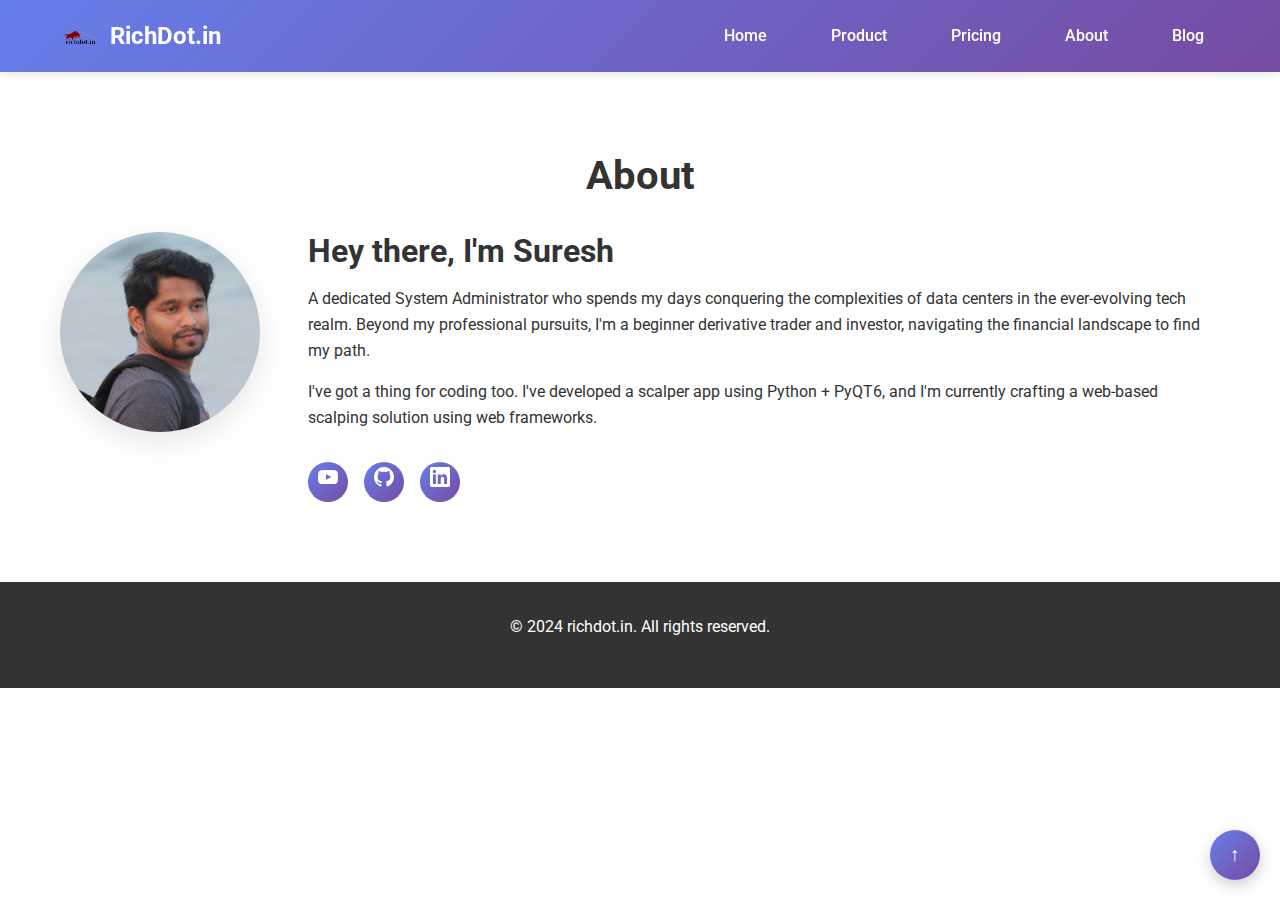
<file: about-optimized.html>
<!DOCTYPE html>
<html lang="en">
<head>
    <meta charset="UTF-8">
    <meta name="viewport" content="width=device-width, initial-scale=1.0">
    <meta name="description" content="About Suresh - System Administrator, Developer, and Trading Enthusiast. Creator of RichDot.in Scalper App.">
    <meta name="keywords" content="Suresh, System Administrator, Developer, Trading, Python, PyQT6, Scalper App">
    <title>About - RichDot.in</title>
    
    <!-- Preload critical resources -->
    <link rel="preload" href="styles.css" as="style">
    <link rel="preload" href="https://fonts.googleapis.com/css2?family=Roboto:wght@300;400;500;700&family=Open+Sans:wght@300;400;600;700&display=swap" as="style">
    
    <!-- Stylesheets -->
    <link rel="stylesheet" href="styles.css">
    <link rel="stylesheet" href="https://fonts.googleapis.com/css2?family=Roboto:wght@300;400;500;700&family=Open+Sans:wght@300;400;600;700&display=swap">
    
    <!-- Favicon -->
    <link rel="icon" type="image/png" href="images/richlogo.png">
    
    <!-- Open Graph Meta Tags -->
    <meta property="og:title" content="About - RichDot.in">
    <meta property="og:description" content="About Suresh - System Administrator, Developer, and Trading Enthusiast. Creator of RichDot.in Scalper App.">
    <meta property="og:image" content="images/suresh.JPG">
    <meta property="og:url" content="https://richdot.in/About.html">
    <meta property="og:type" content="website">
</head>
<body>
    <!-- Header -->
    <header class="header">
        <div class="container">
            <div class="header-content">
                <a href="./" class="logo">
                    <img src="images/richlogo.png" alt="RichDot.in Logo">
                    RichDot.in
                </a>
                
                <nav class="nav">
                    <ul class="nav-list">
                        <li><a href="./" class="nav-link">Home</a></li>
                        <li><a href="Product.html" class="nav-link">Product</a></li>
                        <li><a href="Pricing.html" class="nav-link">Pricing</a></li>
                        <li><a href="About.html" class="nav-link active">About</a></li>
                        <li class="nav-dropdown">
                            <a href="#" class="nav-link">Blog</a>
                            <ul class="dropdown-menu">
                                <li><a href="https://blog.richdot.in/" target="_blank" class="nav-link">Personal Blog</a></li>
                                <li><a href="https://shopping-review.richdot.in/" target="_blank" class="nav-link">Shopping Review</a></li>
                            </ul>
                        </li>
                    </ul>
                </nav>
                
                <button class="mobile-menu-toggle" aria-label="Toggle mobile menu">
                    ☰
                </button>
            </div>
            
            <div class="mobile-menu">
                <ul class="mobile-nav-list">
                    <li class="mobile-nav-item"><a href="./" class="mobile-nav-link">Home</a></li>
                    <li class="mobile-nav-item"><a href="Product.html" class="mobile-nav-link">Product</a></li>
                    <li class="mobile-nav-item"><a href="Pricing.html" class="mobile-nav-link">Pricing</a></li>
                    <li class="mobile-nav-item"><a href="About.html" class="mobile-nav-link active">About</a></li>
                    <li class="mobile-nav-item"><a href="https://blog.richdot.in/" target="_blank" class="mobile-nav-link">Personal Blog</a></li>
                    <li class="mobile-nav-item"><a href="https://shopping-review.richdot.in/" target="_blank" class="mobile-nav-link">Shopping Review</a></li>
                </ul>
            </div>
        </div>
    </header>

    <!-- About Section -->
    <section class="about">
        <div class="container">
            <h1 class="text-center mb-4">About</h1>
            
            <div class="about-content">
                <div class="about-image-container">
                    <img src="images/suresh.JPG" alt="Suresh - Developer and System Administrator" class="about-image">
                </div>
                
                <div class="about-text">
                    <h2>Hey there, I'm Suresh</h2>
                    <p>A dedicated System Administrator who spends my days conquering the complexities of data centers in the ever-evolving tech realm. Beyond my professional pursuits, I'm a beginner derivative trader and investor, navigating the financial landscape to find my path.</p>
                    
                    <p>I've got a thing for coding too. I've developed a scalper app using Python + PyQT6, and I'm currently crafting a web-based scalping solution using web frameworks.</p>
                    
                    <div class="social-icons">
                        <a href="https://www.youtube.com/@richdotin" target="_blank" class="social-icon" aria-label="YouTube Channel">
                            <svg width="20" height="20" viewBox="0 0 24 24" fill="currentColor">
                                <path d="M23.498 6.186a3.016 3.016 0 0 0-2.122-2.136C19.505 3.545 12 3.545 12 3.545s-7.505 0-9.377.505A3.017 3.017 0 0 0 .502 6.186C0 8.07 0 12 0 12s0 3.93.502 5.814a3.016 3.016 0 0 0 2.122 2.136c1.871.505 9.376.505 9.376.505s7.505 0 9.377-.505a3.015 3.015 0 0 0 2.122-2.136C24 15.93 24 12 24 12s0-3.93-.502-5.814zM9.545 15.568V8.432L15.818 12l-6.273 3.568z"/>
                            </svg>
                        </a>
                        
                        <a href="https://github.com/suresh-n" target="_blank" class="social-icon" aria-label="GitHub Profile">
                            <svg width="20" height="20" viewBox="0 0 24 24" fill="currentColor">
                                <path d="M12 0c-6.626 0-12 5.373-12 12 0 5.302 3.438 9.8 8.207 11.387.599.111.793-.261.793-.577v-2.234c-3.338.726-4.033-1.416-4.033-1.416-.546-1.387-1.333-1.756-1.333-1.756-1.089-.745.083-.729.083-.729 1.205.084 1.839 1.237 1.839 1.237 1.07 1.834 2.807 1.304 3.492.997.107-.775.418-1.305.762-1.604-2.665-.305-5.467-1.334-5.467-5.931 0-1.311.469-2.381 1.236-3.221-.124-.303-.535-1.524.117-3.176 0 0 1.008-.322 3.301 1.23.957-.266 1.983-.399 3.003-.404 1.02.005 2.047.138 3.006.404 2.291-1.552 3.297-1.23 3.297-1.23.653 1.653.242 2.874.118 3.176.77.84 1.235 1.911 1.235 3.221 0 4.609-2.807 5.624-5.479 5.921.43.372.823 1.102.823 2.222v3.293c0 .319.192.694.801.576 4.765-1.589 8.199-6.086 8.199-11.386 0-6.627-5.373-12-12-12z"/>
                            </svg>
                        </a>
                        
                        <a href="https://www.linkedin.com/in/sureshnandagopal/" target="_blank" class="social-icon" aria-label="LinkedIn Profile">
                            <svg width="20" height="20" viewBox="0 0 24 24" fill="currentColor">
                                <path d="M20.447 20.452h-3.554v-5.569c0-1.328-.027-3.037-1.852-3.037-1.853 0-2.136 1.445-2.136 2.939v5.667H9.351V9h3.414v1.561h.046c.477-.9 1.637-1.85 3.37-1.85 3.601 0 4.267 2.37 4.267 5.455v6.286zM5.337 7.433c-1.144 0-2.063-.926-2.063-2.065 0-1.138.92-2.063 2.063-2.063 1.14 0 2.064.925 2.064 2.063 0 1.139-.925 2.065-2.064 2.065zm1.782 13.019H3.555V9h3.564v11.452zM22.225 0H1.771C.792 0 0 .774 0 1.729v20.542C0 23.227.792 24 1.771 24h20.451C23.2 24 24 23.227 24 22.271V1.729C24 .774 23.2 0 22.222 0h.003z"/>
                            </svg>
                        </a>
                    </div>
                </div>
            </div>
        </div>
    </section>

    <!-- Footer -->
    <footer class="footer">
        <div class="container">
            <p>&copy; 2024 richdot.in. All rights reserved.</p>
        </div>
    </footer>

    <!-- Back to Top Button -->
    <button class="back-to-top" aria-label="Back to top">
        ↑
    </button>

    <!-- JavaScript -->
    <script>
        // Mobile menu toggle
        const mobileMenuToggle = document.querySelector('.mobile-menu-toggle');
        const mobileMenu = document.querySelector('.mobile-menu');
        
        mobileMenuToggle.addEventListener('click', () => {
            mobileMenu.classList.toggle('active');
        });

        // Close mobile menu when clicking on a link
        const mobileNavLinks = document.querySelectorAll('.mobile-nav-link');
        mobileNavLinks.forEach(link => {
            link.addEventListener('click', () => {
                mobileMenu.classList.remove('active');
            });
        });

        // Back to top button
        const backToTopButton = document.querySelector('.back-to-top');
        
        window.addEventListener('scroll', () => {
            if (window.pageYOffset > 300) {
                backToTopButton.style.display = 'flex';
            } else {
                backToTopButton.style.display = 'none';
            }
        });
        
        backToTopButton.addEventListener('click', () => {
            window.scrollTo({
                top: 0,
                behavior: 'smooth'
            });
        });

        // Fade in animation on scroll
        const observerOptions = {
            threshold: 0.1,
            rootMargin: '0px 0px -50px 0px'
        };

        const observer = new IntersectionObserver((entries) => {
            entries.forEach(entry => {
                if (entry.isIntersecting) {
                    entry.target.classList.add('visible');
                }
            });
        }, observerOptions);

        document.querySelectorAll('.fade-in').forEach(el => {
            observer.observe(el);
        });
    </script>

    <!-- Google AdSense -->
    <script async src="https://pagead2.googlesyndication.com/pagead/js/adsbygoogle.js?client=ca-pub-8917480668385925" crossorigin="anonymous"></script>
</body>
</html>
</file>
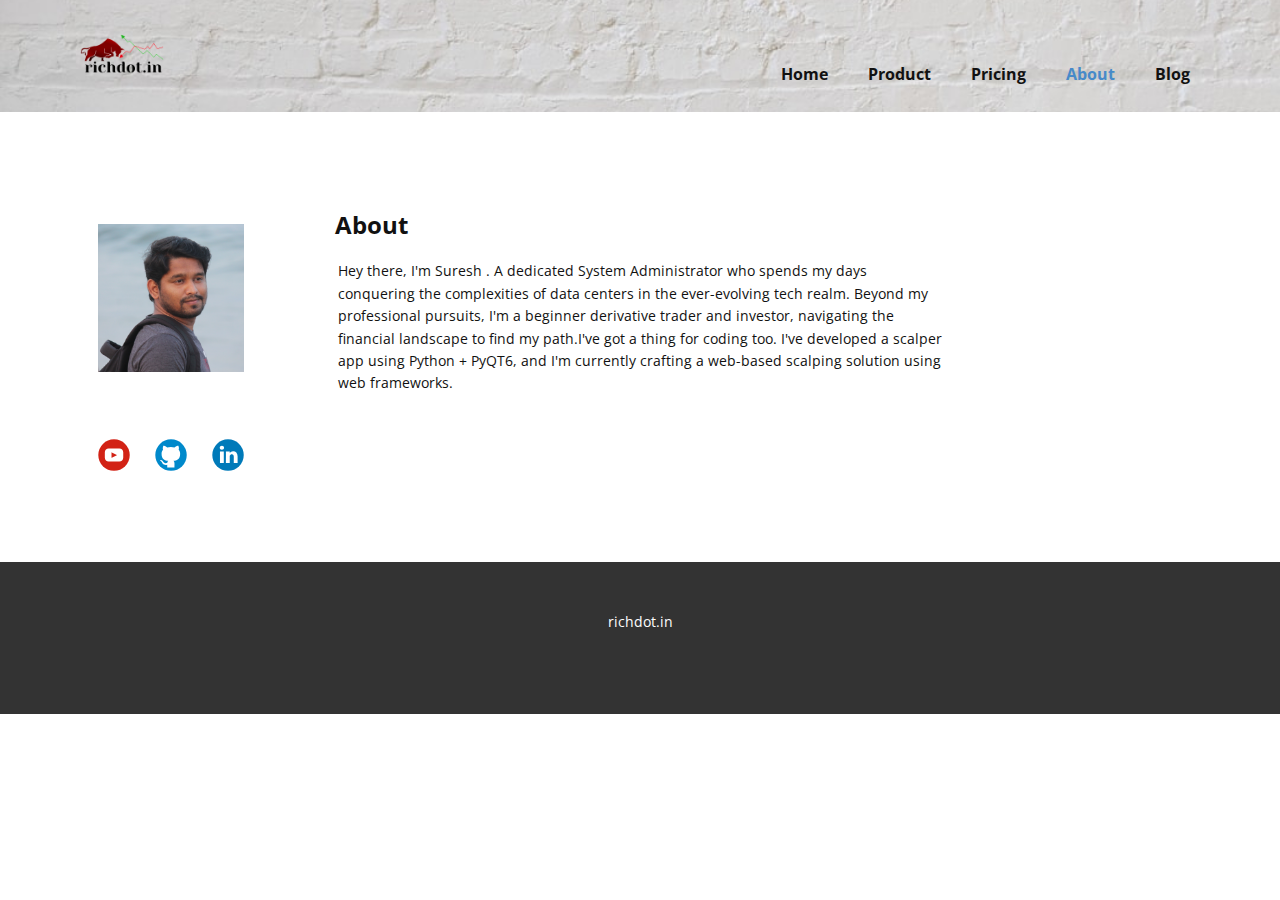
<file: About.html>
<!DOCTYPE html>
<html style="font-size: 16px;" lang="en"><head>
    <meta name="viewport" content="width=device-width, initial-scale=1.0">
    <meta charset="utf-8">
    <meta name="keywords" content="">
    <meta name="description" content="">
    <title>About</title>
    <link rel="stylesheet" href="nicepage.css" media="screen">
<link rel="stylesheet" href="About.css" media="screen">
    <script class="u-script" type="text/javascript" src="jquery.js" defer=""></script>
    <script class="u-script" type="text/javascript" src="nicepage.js" defer=""></script>
    <meta name="generator" content="Nicepage 7.8.18, nicepage.com">
    
    
    
    <link id="u-theme-google-font" rel="stylesheet" href="https://fonts.googleapis.com/css?family=Roboto:100,100i,300,300i,400,400i,500,500i,700,700i,900,900i|Open+Sans:300,300i,400,400i,500,500i,600,600i,700,700i,800,800i">
    <script type="application/ld+json">{
		"@context": "http://schema.org",
		"@type": "Organization",
		"name": "",
		"logo": "images/richlogo.png"
}</script>
    <meta name="theme-color" content="#478ac9">
    <meta property="og:title" content="About">
    <meta property="og:type" content="website">
  <meta data-intl-tel-input-cdn-path="intlTelInput/"></head>
  <body data-path-to-root="./" data-include-products="false" class="u-body u-xl-mode" data-lang="en"><header class="u-clearfix u-header u-image u-header" id="header" data-animation-name="" data-animation-duration="0" data-animation-delay="0" data-animation-direction="" data-image-width="555" data-image-height="260"><div class="u-clearfix u-sheet u-valign-middle-lg u-valign-middle-md u-valign-middle-sm u-valign-middle-xs u-sheet-1">
        <a href="./" data-page-id="86202587" class="u-image u-logo u-image-1" data-image-width="500" data-image-height="500" title="Home">
          <img src="images/richlogo.png" class="u-logo-image u-logo-image-1">
        </a>
        <nav class="u-menu u-menu-dropdown u-offcanvas u-menu-1" role="navigation" aria-label="Menu navigation">
          <div class="menu-collapse" style="font-size: 1rem; letter-spacing: 0px; font-weight: 700;">
            <a class="u-button-style u-custom-left-right-menu-spacing u-custom-padding-bottom u-custom-top-bottom-menu-spacing u-hamburger-link u-nav-link u-text-active-palette-1-base u-text-hover-palette-2-base" href="#" tabindex="-1" aria-label="Open menu" aria-controls="535a">
              <svg class="u-svg-link" viewBox="0 0 24 24"><use xlink:href="#menu-hamburger"></use></svg>
              <svg class="u-svg-content" version="1.1" id="menu-hamburger" viewBox="0 0 16 16" x="0px" y="0px" xmlns:xlink="http://www.w3.org/1999/xlink" xmlns="http://www.w3.org/2000/svg"><g><rect y="1" width="16" height="2"></rect><rect y="7" width="16" height="2"></rect><rect y="13" width="16" height="2"></rect>
</g></svg>
            </a>
          </div>
          <div class="u-custom-menu u-nav-container">
            <ul role="menubar" class="u-nav u-unstyled u-nav-1"><li role="none" class="u-nav-item"><a role="menuitem" class="u-button-style u-nav-link u-text-active-palette-1-base u-text-hover-palette-2-base" href="./" style="padding: 10px 20px;">Home</a>
</li><li role="none" class="u-nav-item"><a role="menuitem" class="u-button-style u-nav-link u-text-active-palette-1-base u-text-hover-palette-2-base" href="Product.html" style="padding: 10px 20px;">Product</a>
</li><li role="none" class="u-nav-item"><a role="menuitem" class="u-button-style u-nav-link u-text-active-palette-1-base u-text-hover-palette-2-base" href="Pricing.html" style="padding: 10px 20px;">Pricing</a>
</li><li role="none" class="u-nav-item"><a role="menuitem" class="u-button-style u-nav-link u-text-active-palette-1-base u-text-hover-palette-2-base" href="About.html" style="padding: 10px 20px;">About</a>
</li><li role="none" class="u-nav-item"><a tabindex="-1" role="menuitem" class="u-button-style u-nav-link u-text-active-palette-1-base u-text-hover-palette-2-base" aria-haspopup="true" style="padding: 10px 20px;">Blog</a><div class="u-nav-popup"><ul role="menu" class="u-h-spacing-20 u-nav u-unstyled u-v-spacing-10 u-white u-nav-2" aria-label="Blog menu"><li role="none" class="u-nav-item"><a tabindex="-1" role="menuitem" class="u-button-style u-nav-link" href="https://blog.richdot.in/" target="_blank">Personal blog</a>
</li><li role="none" class="u-nav-item"><a tabindex="-1" role="menuitem" class="u-button-style u-nav-link" href="https://shopping-review.richdot.in/" target="_blank">shopping-review</a>
</li></ul>
</div>
</li></ul>
          </div>
          <div class="u-custom-menu u-nav-container-collapse" id="535a" role="region" aria-label="Menu panel">
            <div class="u-black u-container-style u-inner-container-layout u-opacity u-opacity-95 u-sidenav">
              <div class="u-inner-container-layout u-sidenav-overflow">
                <div class="u-menu-close u-menu-close-1" tabindex="-1" aria-label="Close menu"></div>
                <ul class="u-align-center u-nav u-popupmenu-items u-unstyled u-nav-3" role="menubar"><li role="none" class="u-nav-item"><a role="menuitem" class="u-button-style u-nav-link" href="./">Home</a>
</li><li role="none" class="u-nav-item"><a role="menuitem" class="u-button-style u-nav-link" href="Product.html">Product</a>
</li><li role="none" class="u-nav-item"><a role="menuitem" class="u-button-style u-nav-link" href="Pricing.html">Pricing</a>
</li><li role="none" class="u-nav-item"><a role="menuitem" class="u-button-style u-nav-link" href="About.html">About</a>
</li><li role="none" class="u-nav-item"><a tabindex="-1" role="menuitem" class="u-button-style u-nav-link" aria-haspopup="true">Blog</a><div class="u-nav-popup"><ul role="menu" class="u-h-spacing-20 u-nav u-unstyled u-v-spacing-10 u-nav-4" aria-label="Blog menu"><li role="none" class="u-nav-item"><a tabindex="-1" role="menuitem" class="u-button-style u-nav-link" href="https://blog.richdot.in/" target="_blank">Personal blog</a>
</li><li role="none" class="u-nav-item"><a tabindex="-1" role="menuitem" class="u-button-style u-nav-link" href="https://shopping-review.richdot.in/" target="_blank">shopping-review</a>
</li></ul>
</div>
</li></ul>
              </div>
            </div>
            <div class="u-black u-menu-overlay u-opacity u-opacity-70"></div>
          </div>
        </nav>
      </div></header>
    <section class="u-clearfix u-section-1" id="block-1">
      <div class="u-clearfix u-sheet u-sheet-1">
        <p class="u-text u-text-default u-text-1"> About</p>
        <img class="u-image u-image-default u-image-1" src="images/suresh.JPG" alt="" data-image-width="3454" data-image-height="3452">
        <p class="u-text u-text-2"> Hey there, I'm Suresh . A dedicated System Administrator who spends my days conquering the complexities of data centers in the ever-evolving tech realm. Beyond my professional pursuits, I'm a beginner derivative trader and investor, navigating the financial landscape to find my path.I've got a thing for coding too. I've developed a scalper app using Python + PyQT6, and I'm currently crafting a web-based scalping solution using web frameworks.</p>
        <div class="u-social-icons u-social-icons-1">
          <a class="u-social-url" target="_blank" data-type="YouTube" title="YouTube" href="https://www.youtube.com/@richdotin"><span class="u-icon u-social-icon u-social-youtube u-icon-1"><svg class="u-svg-link" preserveAspectRatio="xMidYMin slice" viewBox="0 0 112 112" style=""><use xlink:href="#svg-7605"></use></svg><svg class="u-svg-content" viewBox="0 0 112 112" x="0" y="0" id="svg-7605"><circle fill="currentColor" cx="56.1" cy="56.1" r="55"></circle><path fill="#FFFFFF" d="M74.9,33.3H37.3c-7.4,0-13.4,6-13.4,13.4v18.8c0,7.4,6,13.4,13.4,13.4h37.6c7.4,0,13.4-6,13.4-13.4V46.7 C88.3,39.3,82.3,33.3,74.9,33.3L74.9,33.3z M65.9,57l-17.6,8.4c-0.5,0.2-1-0.1-1-0.6V47.5c0-0.5,0.6-0.9,1-0.6l17.6,8.9 C66.4,56,66.4,56.8,65.9,57L65.9,57z"></path></svg></span>
          </a>
          <a class="u-social-url" target="_blank" data-type="Github" title="Github" href="https://github.com/suresh-n"><span class="u-icon u-social-github u-social-icon u-icon-2"><svg class="u-svg-link" preserveAspectRatio="xMidYMin slice" viewBox="0 0 112 112" style=""><use xlink:href="#svg-c3eb"></use></svg><svg class="u-svg-content" viewBox="0 0 112 112" x="0" y="0" id="svg-c3eb"><circle fill="currentColor" cx="56.1" cy="56.1" r="55"></circle><path fill="#FFFFFF" d="M88,51.3c0-5.5-1.9-10.2-5.3-13.7c0.6-1.3,2.3-6.5-0.5-13.5c0,0-4.2-1.4-14,5.3c-4.1-1.1-8.4-1.7-12.7-1.8
	c-4.3,0-8.7,0.6-12.7,1.8c-9.7-6.6-14-5.3-14-5.3c-2.8,7-1,12.2-0.5,13.5C25,41.2,23,45.7,23,51.3c0,19.6,11.9,23.9,23.3,25.2
	c-1.5,1.3-2.8,3.5-3.2,6.8c-3,1.3-10.2,3.6-14.9-4.3c0,0-2.7-4.9-7.8-5.3c0,0-5-0.1-0.4,3.1c0,0,3.3,1.6,5.6,7.5c0,0,3,9.1,17.2,6
	c0,4.3,0.1,8.3,0.1,9.5h25.2c0-1.7,0.1-7.2,0.1-14c0-4.7-1.7-7.9-3.4-9.4C76,75.2,88,70.9,88,51.3z"></path></svg></span>
          </a>
          <a class="u-social-url" target="_blank" data-type="LinkedIn" title="LinkedIn" href="https://www.linkedin.com/in/sureshnandagopal/"><span class="u-icon u-social-icon u-social-linkedin u-icon-3"><svg class="u-svg-link" preserveAspectRatio="xMidYMin slice" viewBox="0 0 112 112" style=""><use xlink:href="#svg-aab0"></use></svg><svg class="u-svg-content" viewBox="0 0 112 112" x="0" y="0" id="svg-aab0"><circle fill="currentColor" cx="56.1" cy="56.1" r="55"></circle><path fill="#FFFFFF" d="M41.3,83.7H27.9V43.4h13.4V83.7z M34.6,37.9L34.6,37.9c-4.6,0-7.5-3.1-7.5-7c0-4,3-7,7.6-7s7.4,3,7.5,7
      C42.2,34.8,39.2,37.9,34.6,37.9z M89.6,83.7H76.2V62.2c0-5.4-1.9-9.1-6.8-9.1c-3.7,0-5.9,2.5-6.9,4.9c-0.4,0.9-0.4,2.1-0.4,3.3v22.5
      H48.7c0,0,0.2-36.5,0-40.3h13.4v5.7c1.8-2.7,5-6.7,12.1-6.7c8.8,0,15.4,5.8,15.4,18.1V83.7z"></path></svg></span>
          </a>
        </div>
      </div>
    </section>
    
    
    
    <footer class="u-align-center u-clearfix u-container-align-center u-footer u-grey-80 u-footer" id="footer"><div class="u-clearfix u-sheet u-sheet-1">
        <p class="u-small-text u-text u-text-variant u-text-1">richdot.in </p>
      </div></footer>
    <section class="u-backlink u-clearfix u-grey-80"></section>
     <script async src="https://pagead2.googlesyndication.com/pagead/js/adsbygoogle.js?client=ca-pub-8917480668385925"
     crossorigin="anonymous"></script>
</body></html>
</file>
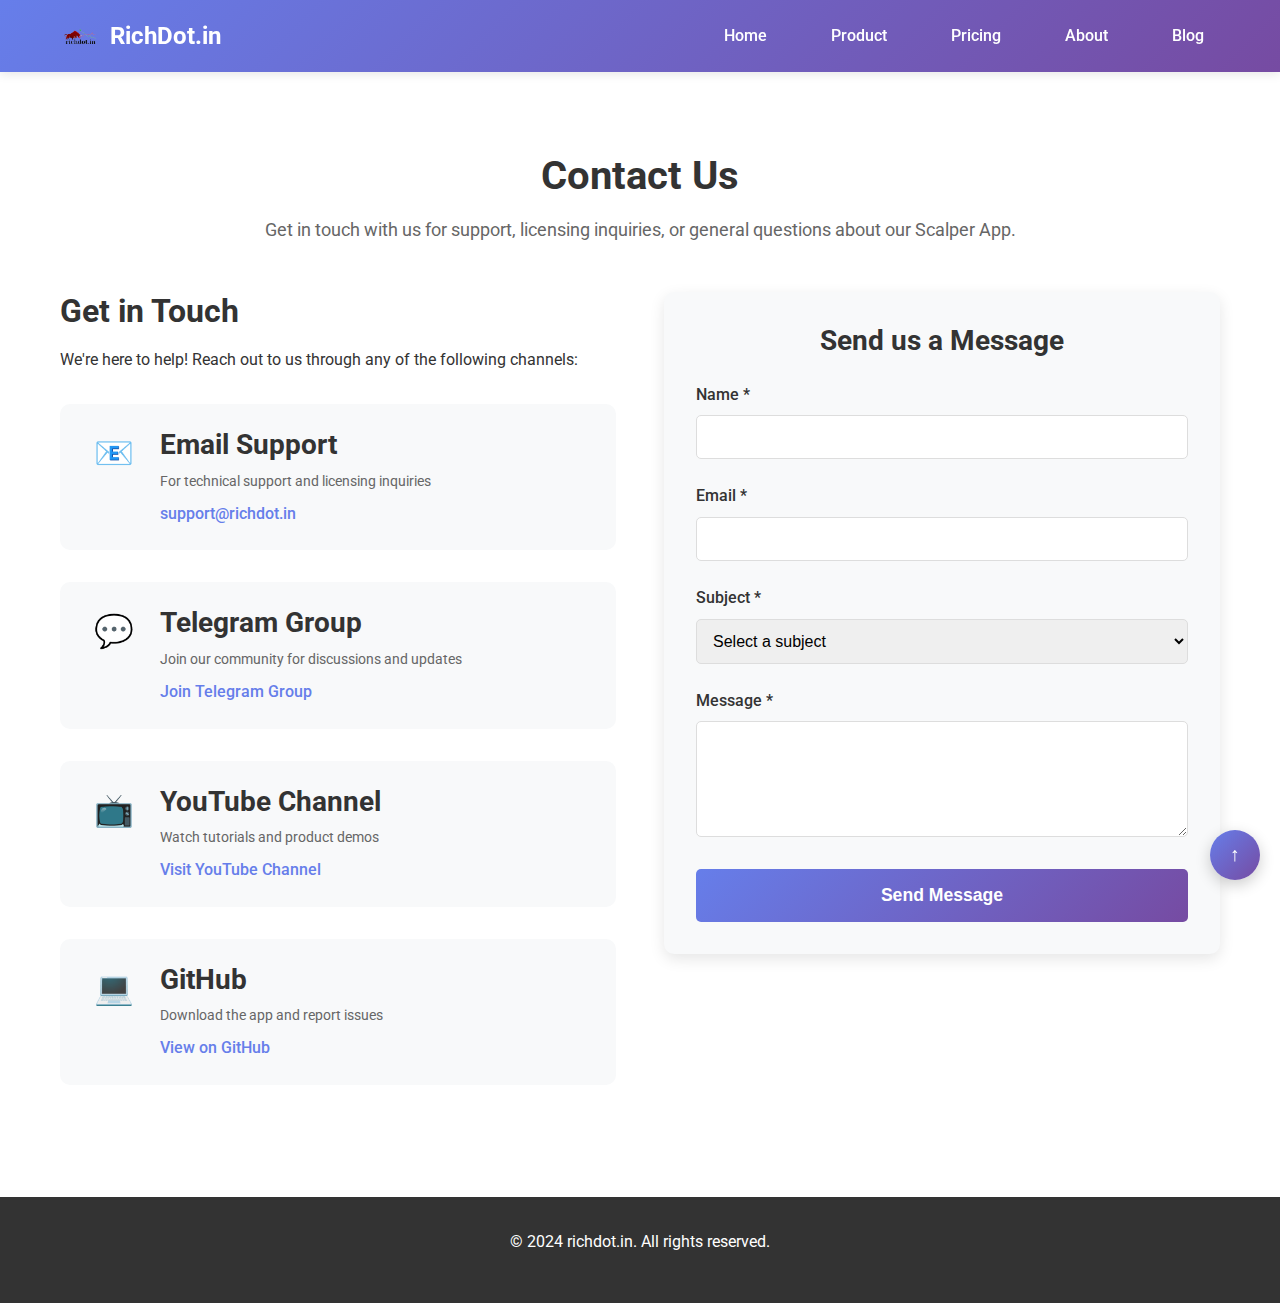
<file: contact-optimized.html>
<!DOCTYPE html>
<html lang="en">
<head>
    <meta charset="UTF-8">
    <meta name="viewport" content="width=device-width, initial-scale=1.0">
    <meta name="description" content="Contact RichDot.in - Get in touch for support, licensing, or general inquiries about our Scalper App.">
    <meta name="keywords" content="Contact, Support, RichDot.in, Scalper App, Help, Inquiries">
    <title>Contact - RichDot.in</title>
    
    <!-- Preload critical resources -->
    <link rel="preload" href="styles.css" as="style">
    <link rel="preload" href="https://fonts.googleapis.com/css2?family=Roboto:wght@300;400;500;700&family=Open+Sans:wght@300;400;600;700&display=swap" as="style">
    
    <!-- Stylesheets -->
    <link rel="stylesheet" href="styles.css">
    <link rel="stylesheet" href="https://fonts.googleapis.com/css2?family=Roboto:wght@300;400;500;700&family=Open+Sans:wght@300;400;600;700&display=swap">
    
    <!-- Favicon -->
    <link rel="icon" type="image/png" href="images/richlogo.png">
    
    <!-- Open Graph Meta Tags -->
    <meta property="og:title" content="Contact - RichDot.in">
    <meta property="og:description" content="Contact RichDot.in - Get in touch for support, licensing, or general inquiries about our Scalper App.">
    <meta property="og:url" content="https://richdot.in/Contact.html">
    <meta property="og:type" content="website">
</head>
<body>
    <!-- Header -->
    <header class="header">
        <div class="container">
            <div class="header-content">
                <a href="./" class="logo">
                    <img src="images/richlogo.png" alt="RichDot.in Logo">
                    RichDot.in
                </a>
                
                <nav class="nav">
                    <ul class="nav-list">
                        <li><a href="./" class="nav-link">Home</a></li>
                        <li><a href="Product.html" class="nav-link">Product</a></li>
                        <li><a href="Pricing.html" class="nav-link">Pricing</a></li>
                        <li><a href="About.html" class="nav-link">About</a></li>
                        <li class="nav-dropdown">
                            <a href="#" class="nav-link">Blog</a>
                            <ul class="dropdown-menu">
                                <li><a href="https://blog.richdot.in/" target="_blank" class="nav-link">Personal Blog</a></li>
                                <li><a href="https://shopping-review.richdot.in/" target="_blank" class="nav-link">Shopping Review</a></li>
                            </ul>
                        </li>
                    </ul>
                </nav>
                
                <button class="mobile-menu-toggle" aria-label="Toggle mobile menu">
                    ☰
                </button>
            </div>
            
            <div class="mobile-menu">
                <ul class="mobile-nav-list">
                    <li class="mobile-nav-item"><a href="./" class="mobile-nav-link">Home</a></li>
                    <li class="mobile-nav-item"><a href="Product.html" class="mobile-nav-link">Product</a></li>
                    <li class="mobile-nav-item"><a href="Pricing.html" class="mobile-nav-link">Pricing</a></li>
                    <li class="mobile-nav-item"><a href="About.html" class="mobile-nav-link">About</a></li>
                    <li class="mobile-nav-item"><a href="https://blog.richdot.in/" target="_blank" class="mobile-nav-link">Personal Blog</a></li>
                    <li class="mobile-nav-item"><a href="https://shopping-review.richdot.in/" target="_blank" class="mobile-nav-link">Shopping Review</a></li>
                </ul>
            </div>
        </div>
    </header>

    <!-- Contact Section -->
    <section class="content-section">
        <div class="container">
            <h1 class="text-center">Contact Us</h1>
            <p class="text-center contact-intro">Get in touch with us for support, licensing inquiries, or general questions about our Scalper App.</p>
            
            <div class="contact-grid">
                <div class="contact-info">
                    <h2>Get in Touch</h2>
                    <p>We're here to help! Reach out to us through any of the following channels:</p>
                    
                    <div class="contact-methods">
                        <div class="contact-method">
                            <div class="contact-icon">📧</div>
                            <div class="contact-details">
                                <h3>Email Support</h3>
                                <p>For technical support and licensing inquiries</p>
                                <a href="mailto:support@richdot.in" class="contact-link">support@richdot.in</a>
                            </div>
                        </div>
                        
                        <div class="contact-method">
                            <div class="contact-icon">💬</div>
                            <div class="contact-details">
                                <h3>Telegram Group</h3>
                                <p>Join our community for discussions and updates</p>
                                <a href="https://t.me/+RtOmEfaIn6JmMTg1" target="_blank" class="contact-link">Join Telegram Group</a>
                            </div>
                        </div>
                        
                        <div class="contact-method">
                            <div class="contact-icon">📺</div>
                            <div class="contact-details">
                                <h3>YouTube Channel</h3>
                                <p>Watch tutorials and product demos</p>
                                <a href="https://www.youtube.com/@richdotin" target="_blank" class="contact-link">Visit YouTube Channel</a>
                            </div>
                        </div>
                        
                        <div class="contact-method">
                            <div class="contact-icon">💻</div>
                            <div class="contact-details">
                                <h3>GitHub</h3>
                                <p>Download the app and report issues</p>
                                <a href="https://github.com/suresh-n/RichDotinScalperApp1/releases" target="_blank" class="contact-link">View on GitHub</a>
                            </div>
                        </div>
                    </div>
                </div>
                
                <div class="contact-form-container">
                    <div class="contact-form">
                        <h3>Send us a Message</h3>
                        <form id="contactForm">
                            <div class="form-group">
                                <label for="name">Name *</label>
                                <input type="text" id="name" name="name" required>
                            </div>
                            
                            <div class="form-group">
                                <label for="email">Email *</label>
                                <input type="email" id="email" name="email" required>
                            </div>
                            
                            <div class="form-group">
                                <label for="subject">Subject *</label>
                                <select id="subject" name="subject" required>
                                    <option value="">Select a subject</option>
                                    <option value="support">Technical Support</option>
                                    <option value="licensing">Licensing Inquiry</option>
                                    <option value="feature">Feature Request</option>
                                    <option value="bug">Bug Report</option>
                                    <option value="general">General Inquiry</option>
                                </select>
                            </div>
                            
                            <div class="form-group">
                                <label for="message">Message *</label>
                                <textarea id="message" name="message" rows="5" required></textarea>
                            </div>
                            
                            <button type="submit" class="submit-button">Send Message</button>
                        </form>
                    </div>
                </div>
            </div>
        </div>
    </section>

    <!-- Footer -->
    <footer class="footer">
        <div class="container">
            <p>&copy; 2024 richdot.in. All rights reserved.</p>
        </div>
    </footer>

    <!-- Back to Top Button -->
    <button class="back-to-top" aria-label="Back to top">
        ↑
    </button>

    <!-- JavaScript -->
    <script>
        // Mobile menu toggle
        const mobileMenuToggle = document.querySelector('.mobile-menu-toggle');
        const mobileMenu = document.querySelector('.mobile-menu');
        
        mobileMenuToggle.addEventListener('click', () => {
            mobileMenu.classList.toggle('active');
        });

        // Close mobile menu when clicking on a link
        const mobileNavLinks = document.querySelectorAll('.mobile-nav-link');
        mobileNavLinks.forEach(link => {
            link.addEventListener('click', () => {
                mobileMenu.classList.remove('active');
            });
        });

        // Back to top button
        const backToTopButton = document.querySelector('.back-to-top');
        
        window.addEventListener('scroll', () => {
            if (window.pageYOffset > 300) {
                backToTopButton.style.display = 'flex';
            } else {
                backToTopButton.style.display = 'none';
            }
        });
        
        backToTopButton.addEventListener('click', () => {
            window.scrollTo({
                top: 0,
                behavior: 'smooth'
            });
        });

        // Contact form handling
        document.getElementById('contactForm').addEventListener('submit', function(e) {
            e.preventDefault();
            
            // Get form data
            const formData = new FormData(this);
            const data = Object.fromEntries(formData);
            
            // Simple validation
            if (!data.name || !data.email || !data.subject || !data.message) {
                alert('Please fill in all required fields.');
                return;
            }
            
            // Create mailto link (since we don't have a backend)
            const subject = encodeURIComponent(`[${data.subject}] ${data.name} - Contact Form`);
            const body = encodeURIComponent(`Name: ${data.name}\nEmail: ${data.email}\nSubject: ${data.subject}\n\nMessage:\n${data.message}`);
            const mailtoLink = `mailto:support@richdot.in?subject=${subject}&body=${body}`;
            
            // Open email client
            window.location.href = mailtoLink;
            
            // Show success message
            alert('Thank you for your message! Your email client should open with a pre-filled message. Please send it to complete your inquiry.');
            
            // Reset form
            this.reset();
        });
    </script>

    <!-- Google AdSense -->
    <script async src="https://pagead2.googlesyndication.com/pagead/js/adsbygoogle.js?client=ca-pub-8917480668385925" crossorigin="anonymous"></script>
</body>
</html>
</file>
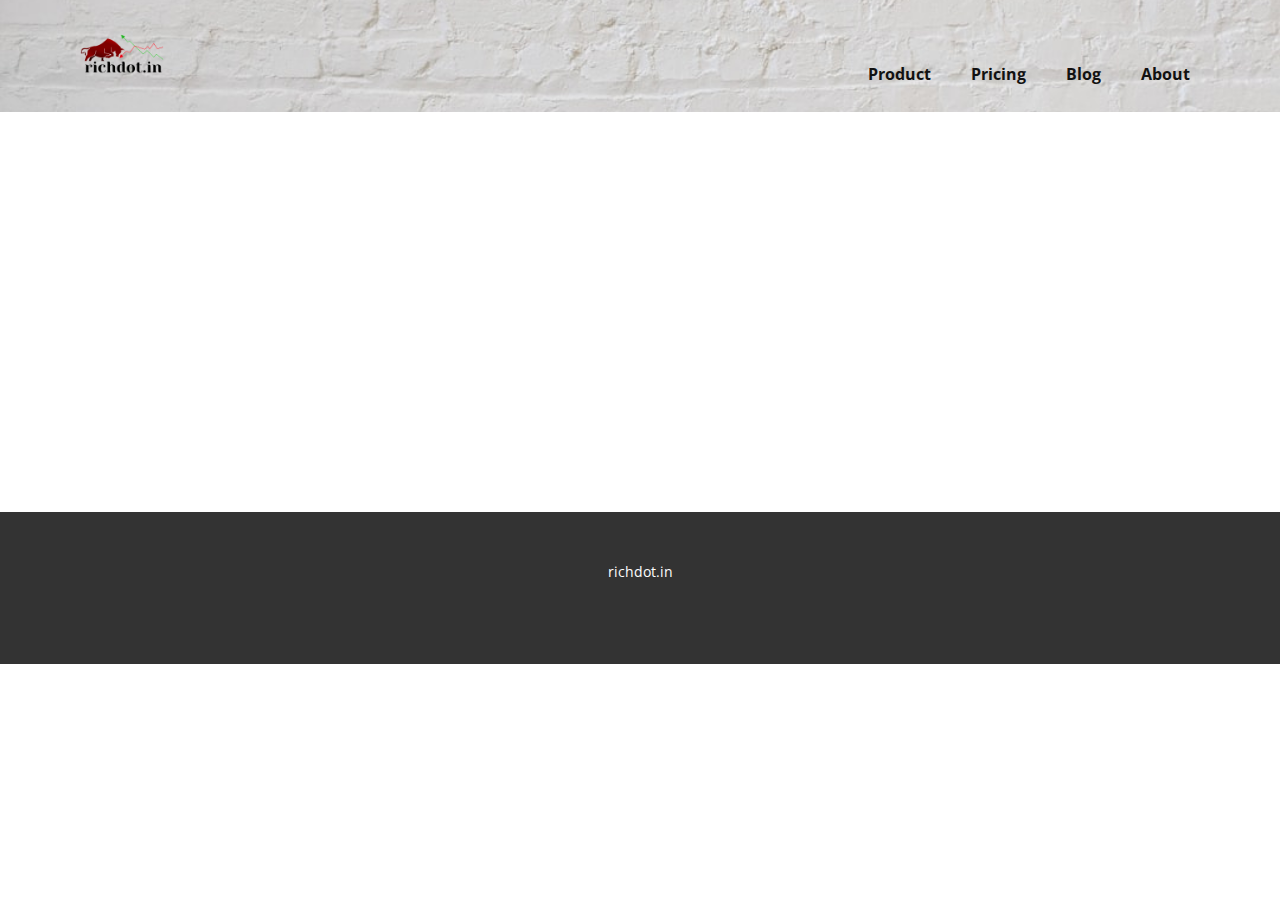
<file: Contact.html>
<!DOCTYPE html>
<html style="font-size: 16px;" lang="en"><head>
    <meta name="viewport" content="width=device-width, initial-scale=1.0">
    <meta charset="utf-8">
    <meta name="keywords" content="">
    <meta name="description" content="">
    <title>Contact</title>
    <link rel="stylesheet" href="nicepage.css" media="screen">
<link rel="stylesheet" href="Contact.css" media="screen">
    <script class="u-script" type="text/javascript" src="jquery.js" defer=""></script>
    <script class="u-script" type="text/javascript" src="nicepage.js" defer=""></script>
    <meta name="generator" content="Nicepage 7.8.18, nicepage.com">
    
    
    
    <link id="u-theme-google-font" rel="stylesheet" href="https://fonts.googleapis.com/css?family=Roboto:100,100i,300,300i,400,400i,500,500i,700,700i,900,900i|Open+Sans:300,300i,400,400i,500,500i,600,600i,700,700i,800,800i">
    <script type="application/ld+json">{
		"@context": "http://schema.org",
		"@type": "Organization",
		"name": "",
		"logo": "images/richlogo.png"
}</script>
    <meta name="theme-color" content="#478ac9">
    <meta property="og:title" content="Contact">
    <meta property="og:type" content="website">
  <meta data-intl-tel-input-cdn-path="intlTelInput/"></head>
  <body data-path-to-root="./" data-include-products="false" class="u-body u-xl-mode" data-lang="en"><header class="u-clearfix u-header u-image u-header" id="header" data-animation-name="" data-animation-duration="0" data-animation-delay="0" data-animation-direction="" data-image-width="555" data-image-height="260"><div class="u-clearfix u-sheet u-valign-middle-lg u-valign-middle-md u-valign-middle-sm u-valign-middle-xs u-sheet-1">
        <a href="#" class="u-image u-logo u-image-1" data-image-width="500" data-image-height="500">
          <img src="images/richlogo.png" class="u-logo-image u-logo-image-1">
        </a>
        <nav class="u-menu u-menu-one-level u-offcanvas u-menu-1" role="navigation" aria-label="Menu navigation">
          <div class="menu-collapse" style="font-size: 1rem; letter-spacing: 0px; font-weight: 700;">
            <a class="u-button-style u-custom-left-right-menu-spacing u-custom-padding-bottom u-custom-top-bottom-menu-spacing u-hamburger-link u-nav-link u-text-active-palette-1-base u-text-hover-palette-2-base" href="#" tabindex="-1" aria-label="Open menu" aria-controls="535a">
              <svg class="u-svg-link" viewBox="0 0 24 24"><use xlink:href="#menu-hamburger"></use></svg>
              <svg class="u-svg-content" version="1.1" id="menu-hamburger" viewBox="0 0 16 16" x="0px" y="0px" xmlns:xlink="http://www.w3.org/1999/xlink" xmlns="http://www.w3.org/2000/svg"><g><rect y="1" width="16" height="2"></rect><rect y="7" width="16" height="2"></rect><rect y="13" width="16" height="2"></rect>
</g></svg>
            </a>
          </div>
          <div class="u-custom-menu u-nav-container">
            <ul role="menubar" class="u-nav u-unstyled u-nav-1"><li role="none" class="u-nav-item"><a role="menuitem" class="u-button-style u-nav-link u-text-active-palette-1-base u-text-hover-palette-2-base" href="Product.html" style="padding: 10px 20px;">Product</a>
</li><li role="none" class="u-nav-item"><a role="menuitem" class="u-button-style u-nav-link u-text-active-palette-1-base u-text-hover-palette-2-base" href="Pricing.html" style="padding: 10px 20px;">Pricing</a>
</li><li role="none" class="u-nav-item"><a tabindex="-1" role="menuitem" class="u-button-style u-nav-link u-text-active-palette-1-base u-text-hover-palette-2-base" style="padding: 10px 20px;">Blog</a>
</li><li role="none" class="u-nav-item"><a role="menuitem" class="u-button-style u-nav-link u-text-active-palette-1-base u-text-hover-palette-2-base" href="About.html" style="padding: 10px 20px;">About</a>
</li></ul>
          </div>
          <div class="u-custom-menu u-nav-container-collapse" id="535a" role="region" aria-label="Menu panel">
            <div class="u-black u-container-style u-inner-container-layout u-opacity u-opacity-95 u-sidenav">
              <div class="u-inner-container-layout u-sidenav-overflow">
                <div class="u-menu-close u-menu-close-1" tabindex="-1" aria-label="Close menu"></div>
                <ul class="u-align-center u-nav u-popupmenu-items u-unstyled u-nav-2" role="menubar"><li role="none" class="u-nav-item"><a role="menuitem" class="u-button-style u-nav-link" href="Product.html">Product</a>
</li><li role="none" class="u-nav-item"><a role="menuitem" class="u-button-style u-nav-link" href="Pricing.html">Pricing</a>
</li><li role="none" class="u-nav-item"><a tabindex="-1" role="menuitem" class="u-button-style u-nav-link">Blog</a>
</li><li role="none" class="u-nav-item"><a role="menuitem" class="u-button-style u-nav-link" href="About.html">About</a>
</li></ul>
              </div>
            </div>
            <div class="u-black u-menu-overlay u-opacity u-opacity-70"></div>
          </div>
        </nav>
      </div></header>
    <section class="u-clearfix u-section-1" id="block-1">
      <div class="u-clearfix u-sheet u-sheet-1"></div>
    </section>
    
    
    
    <footer class="u-align-center u-clearfix u-container-align-center u-footer u-grey-80 u-footer" id="footer"><div class="u-clearfix u-sheet u-sheet-1">
        <p class="u-small-text u-text u-text-variant u-text-1">richdot.in </p>
      </div></footer>
    <section class="u-backlink u-clearfix u-grey-80"></section>
  
</body></html>
</file>
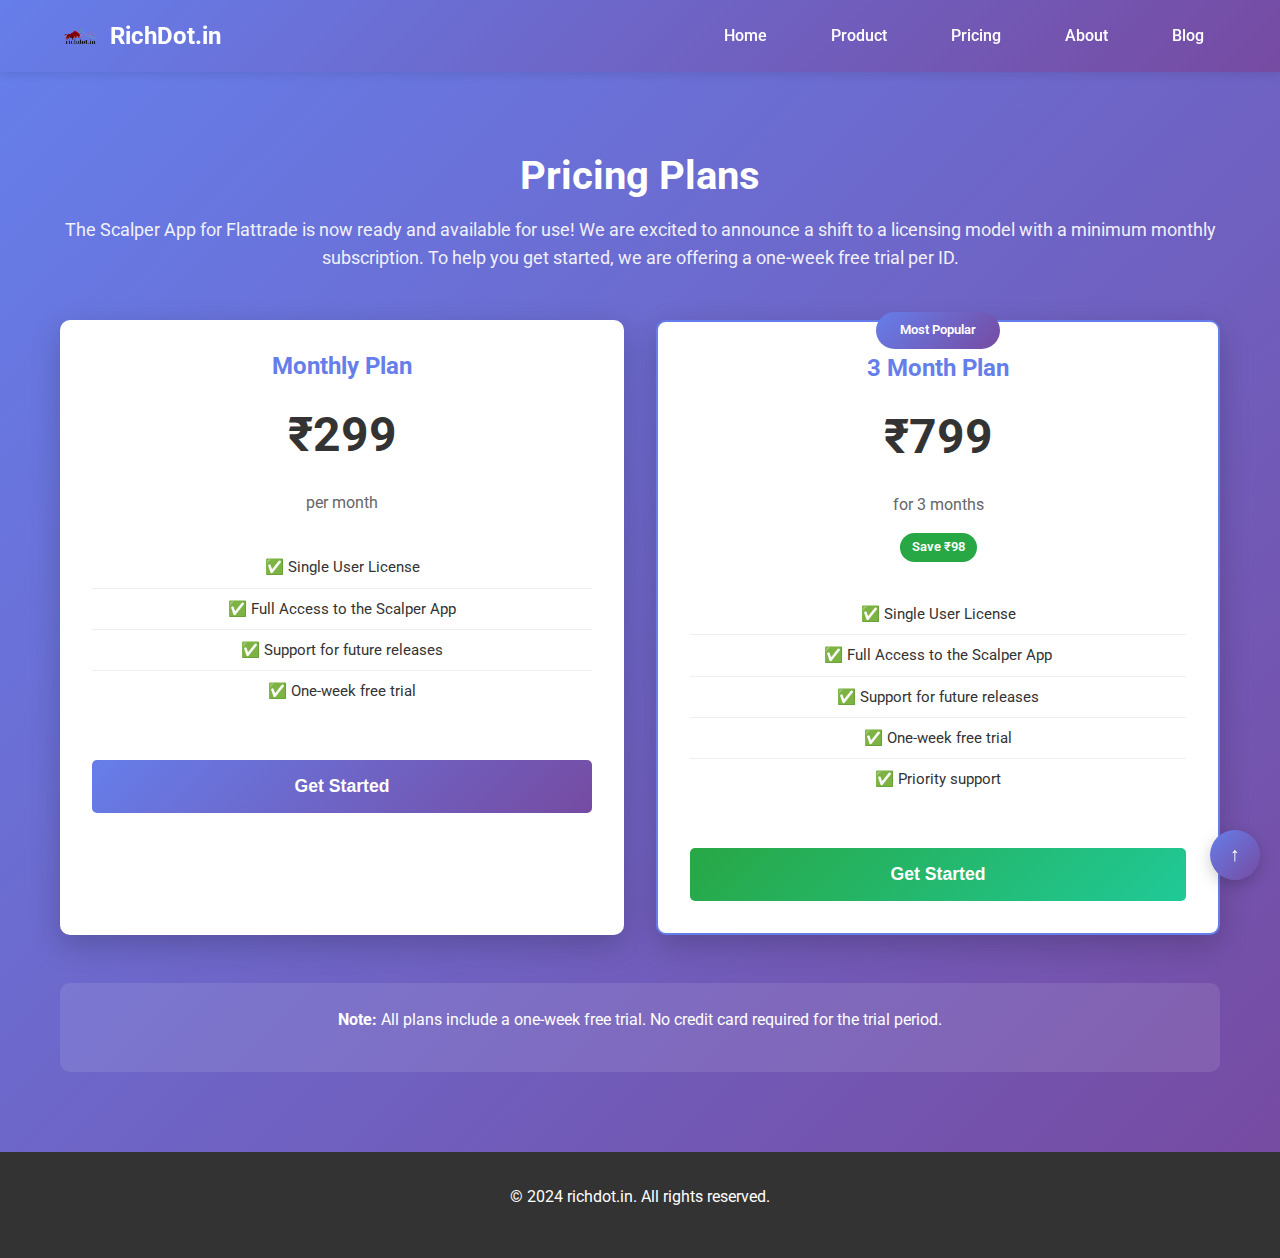
<file: pricing-optimized.html>
<!DOCTYPE html>
<html lang="en">
<head>
    <meta charset="UTF-8">
    <meta name="viewport" content="width=device-width, initial-scale=1.0">
    <meta name="description" content="RichDot.in Scalper App Pricing - Monthly and 3-month subscription plans. One-week free trial available. Starting from ₹299/month.">
    <meta name="keywords" content="Scalper App Pricing, Trading App Subscription, ₹299, ₹799, Monthly Plan, 3 Month Plan">
    <title>Pricing - RichDot.in Scalper App</title>
    
    <!-- Preload critical resources -->
    <link rel="preload" href="styles.css" as="style">
    <link rel="preload" href="https://fonts.googleapis.com/css2?family=Roboto:wght@300;400;500;700&family=Open+Sans:wght@300;400;600;700&display=swap" as="style">
    
    <!-- Stylesheets -->
    <link rel="stylesheet" href="styles.css">
    <link rel="stylesheet" href="https://fonts.googleapis.com/css2?family=Roboto:wght@300;400;500;700&family=Open+Sans:wght@300;400;600;700&display=swap">
    
    <!-- Favicon -->
    <link rel="icon" type="image/png" href="images/richlogo.png">
    
    <!-- Open Graph Meta Tags -->
    <meta property="og:title" content="Pricing - RichDot.in Scalper App">
    <meta property="og:description" content="RichDot.in Scalper App Pricing - Monthly and 3-month subscription plans. Starting from ₹299/month.">
    <meta property="og:url" content="https://richdot.in/Pricing.html">
    <meta property="og:type" content="website">
    
    <!-- Schema.org structured data -->
    <script type="application/ld+json">
    {
        "@context": "http://schema.org",
        "@type": "Product",
        "name": "RichDot.in Scalper App",
        "description": "Advanced trading application for F&O trading",
        "offers": [
            {
                "@type": "Offer",
                "name": "Monthly Plan",
                "price": "299",
                "priceCurrency": "INR",
                "priceValidUntil": "2024-12-31"
            },
            {
                "@type": "Offer",
                "name": "3 Month Plan",
                "price": "799",
                "priceCurrency": "INR",
                "priceValidUntil": "2024-12-31"
            }
        ]
    }
    </script>
</head>
<body>
    <!-- Header -->
    <header class="header">
        <div class="container">
            <div class="header-content">
                <a href="./" class="logo">
                    <img src="images/richlogo.png" alt="RichDot.in Logo">
                    RichDot.in
                </a>
                
                <nav class="nav">
                    <ul class="nav-list">
                        <li><a href="./" class="nav-link">Home</a></li>
                        <li><a href="Product.html" class="nav-link">Product</a></li>
                        <li><a href="Pricing.html" class="nav-link active">Pricing</a></li>
                        <li><a href="About.html" class="nav-link">About</a></li>
                        <li class="nav-dropdown">
                            <a href="#" class="nav-link">Blog</a>
                            <ul class="dropdown-menu">
                                <li><a href="https://blog.richdot.in/" target="_blank" class="nav-link">Personal Blog</a></li>
                                <li><a href="https://shopping-review.richdot.in/" target="_blank" class="nav-link">Shopping Review</a></li>
                            </ul>
                        </li>
                    </ul>
                </nav>
                
                <button class="mobile-menu-toggle" aria-label="Toggle mobile menu">
                    ☰
                </button>
            </div>
            
            <div class="mobile-menu">
                <ul class="mobile-nav-list">
                    <li class="mobile-nav-item"><a href="./" class="mobile-nav-link">Home</a></li>
                    <li class="mobile-nav-item"><a href="Product.html" class="mobile-nav-link">Product</a></li>
                    <li class="mobile-nav-item"><a href="Pricing.html" class="mobile-nav-link active">Pricing</a></li>
                    <li class="mobile-nav-item"><a href="About.html" class="mobile-nav-link">About</a></li>
                    <li class="mobile-nav-item"><a href="https://blog.richdot.in/" target="_blank" class="mobile-nav-link">Personal Blog</a></li>
                    <li class="mobile-nav-item"><a href="https://shopping-review.richdot.in/" target="_blank" class="mobile-nav-link">Shopping Review</a></li>
                </ul>
            </div>
        </div>
    </header>

    <!-- Pricing Section -->
    <section class="pricing">
        <div class="container">
            <h1 class="text-center">Pricing Plans</h1>
            <p class="text-center pricing-intro">The Scalper App for Flattrade is now ready and available for use! We are excited to announce a shift to a licensing model with a minimum monthly subscription. To help you get started, we are offering a one-week free trial per ID.</p>
            
            <div class="pricing-grid">
                <div class="pricing-card fade-in">
                    <div class="pricing-header">
                        <h3>Monthly Plan</h3>
                        <div class="price">₹299</div>
                        <p class="price-period">per month</p>
                    </div>
                    <ul class="pricing-features">
                        <li>✅ Single User License</li>
                        <li>✅ Full Access to the Scalper App</li>
                        <li>✅ Support for future releases</li>
                        <li>✅ One-week free trial</li>
                    </ul>
                    <button class="pricing-button">Get Started</button>
                </div>
                
                <div class="pricing-card fade-in featured">
                    <div class="pricing-badge">Most Popular</div>
                    <div class="pricing-header">
                        <h3>3 Month Plan</h3>
                        <div class="price">₹799</div>
                        <p class="price-period">for 3 months</p>
                        <div class="savings">Save ₹98</div>
                    </div>
                    <ul class="pricing-features">
                        <li>✅ Single User License</li>
                        <li>✅ Full Access to the Scalper App</li>
                        <li>✅ Support for future releases</li>
                        <li>✅ One-week free trial</li>
                        <li>✅ Priority support</li>
                    </ul>
                    <button class="pricing-button primary">Get Started</button>
                </div>
            </div>
            
            <div class="pricing-note">
                <p><strong>Note:</strong> All plans include a one-week free trial. No credit card required for the trial period.</p>
            </div>
        </div>
    </section>

    <!-- Footer -->
    <footer class="footer">
        <div class="container">
            <p>&copy; 2024 richdot.in. All rights reserved.</p>
        </div>
    </footer>

    <!-- Back to Top Button -->
    <button class="back-to-top" aria-label="Back to top">
        ↑
    </button>

    <!-- JavaScript -->
    <script>
        // Mobile menu toggle
        const mobileMenuToggle = document.querySelector('.mobile-menu-toggle');
        const mobileMenu = document.querySelector('.mobile-menu');
        
        mobileMenuToggle.addEventListener('click', () => {
            mobileMenu.classList.toggle('active');
        });

        // Close mobile menu when clicking on a link
        const mobileNavLinks = document.querySelectorAll('.mobile-nav-link');
        mobileNavLinks.forEach(link => {
            link.addEventListener('click', () => {
                mobileMenu.classList.remove('active');
            });
        });

        // Back to top button
        const backToTopButton = document.querySelector('.back-to-top');
        
        window.addEventListener('scroll', () => {
            if (window.pageYOffset > 300) {
                backToTopButton.style.display = 'flex';
            } else {
                backToTopButton.style.display = 'none';
            }
        });
        
        backToTopButton.addEventListener('click', () => {
            window.scrollTo({
                top: 0,
                behavior: 'smooth'
            });
        });

        // Fade in animation on scroll
        const observerOptions = {
            threshold: 0.1,
            rootMargin: '0px 0px -50px 0px'
        };

        const observer = new IntersectionObserver((entries) => {
            entries.forEach(entry => {
                if (entry.isIntersecting) {
                    entry.target.classList.add('visible');
                }
            });
        }, observerOptions);

        document.querySelectorAll('.fade-in').forEach(el => {
            observer.observe(el);
        });

        // Pricing button interactions
        document.querySelectorAll('.pricing-button').forEach(button => {
            button.addEventListener('click', () => {
                // Add your pricing button logic here
                alert('Contact us to get started with your free trial!');
            });
        });
    </script>

    <!-- Google AdSense -->
    <script async src="https://pagead2.googlesyndication.com/pagead/js/adsbygoogle.js?client=ca-pub-8917480668385925" crossorigin="anonymous"></script>
</body>
</html>
</file>
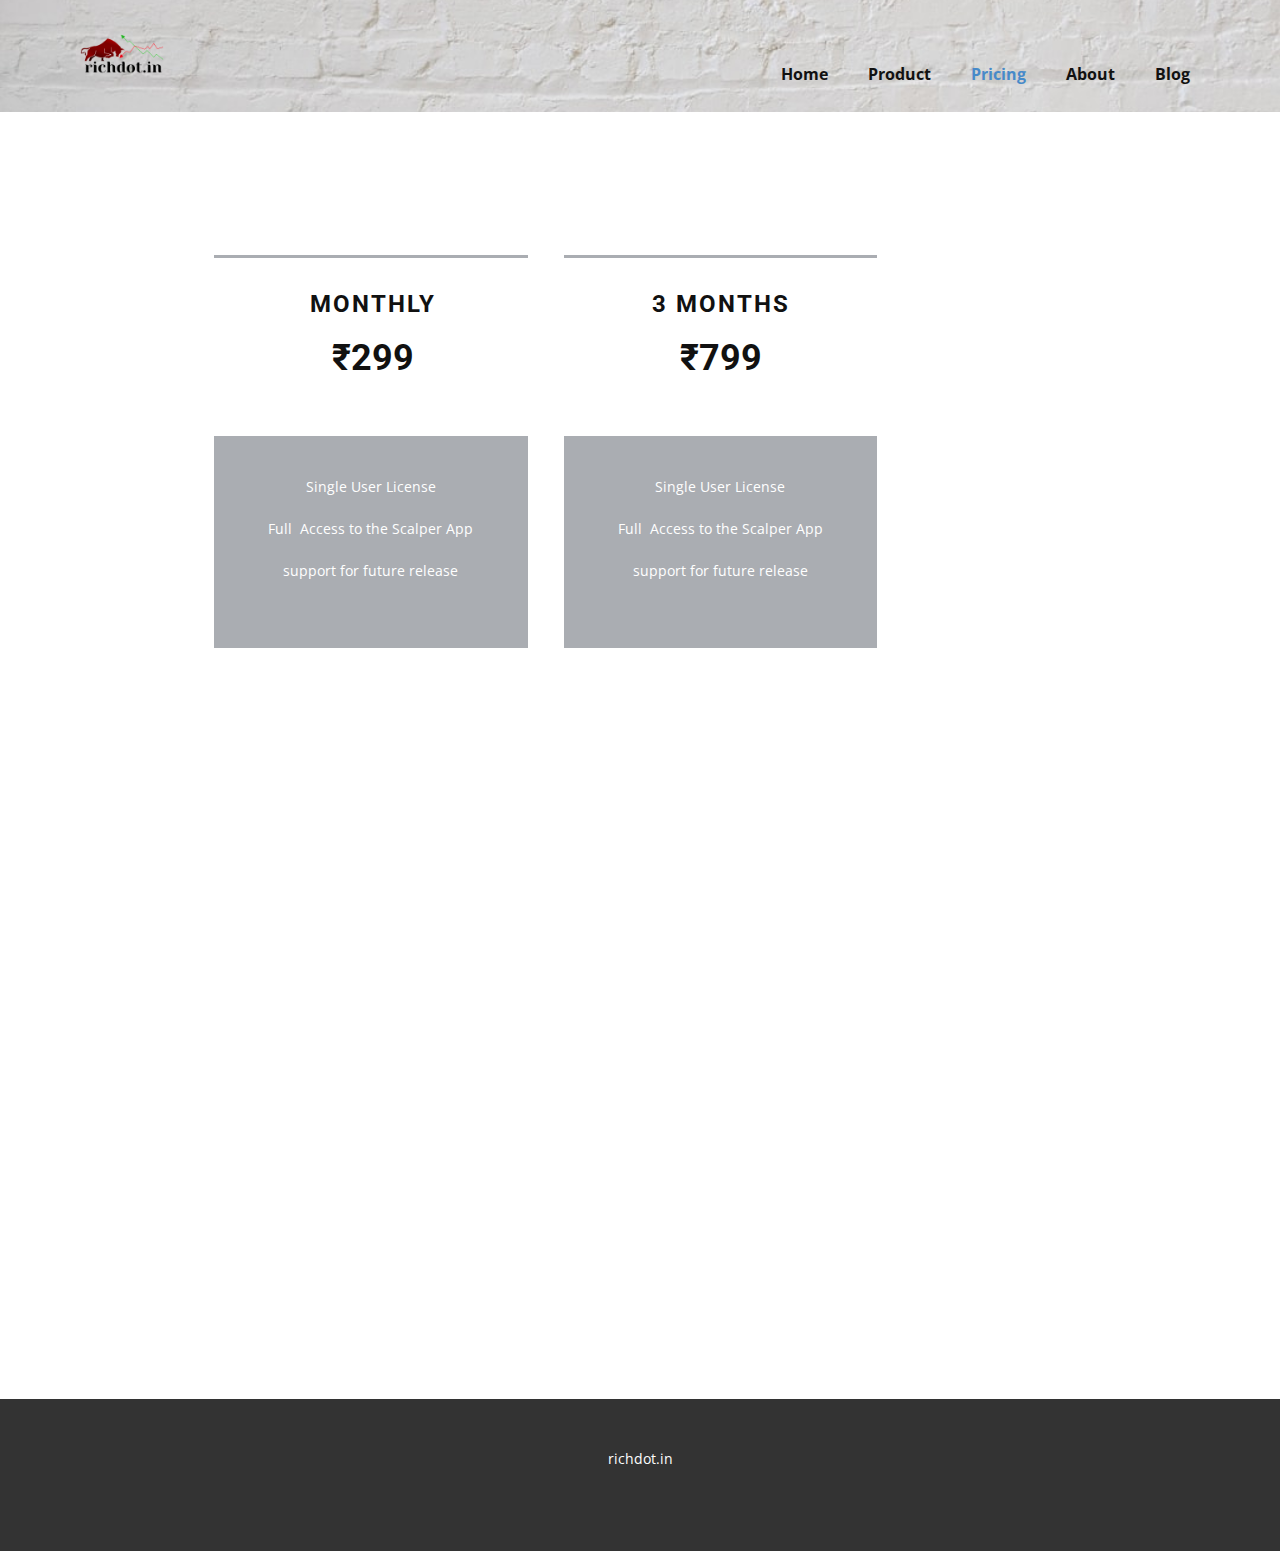
<file: Pricing.html>
<!DOCTYPE html>
<html style="font-size: 16px;" lang="en"><head>
    <meta name="viewport" content="width=device-width, initial-scale=1.0">
    <meta charset="utf-8">
    <meta name="keywords" content="₹299​, ₹799​​">
    <meta name="description" content="">
    <title>Pricing</title>
    <link rel="stylesheet" href="nicepage.css" media="screen">
<link rel="stylesheet" href="Pricing.css" media="screen">
    <script class="u-script" type="text/javascript" src="jquery.js" defer=""></script>
    <script class="u-script" type="text/javascript" src="nicepage.js" defer=""></script>
    <meta name="generator" content="Nicepage 7.8.18, nicepage.com">
    
    
    
    
    <link id="u-theme-google-font" rel="stylesheet" href="https://fonts.googleapis.com/css?family=Roboto:100,100i,300,300i,400,400i,500,500i,700,700i,900,900i|Open+Sans:300,300i,400,400i,500,500i,600,600i,700,700i,800,800i">
    <script type="application/ld+json">{
		"@context": "http://schema.org",
		"@type": "Organization",
		"name": "",
		"logo": "images/richlogo.png"
}</script>
    <meta name="theme-color" content="#478ac9">
    <meta property="og:title" content="Pricing">
    <meta property="og:type" content="website">
  <meta data-intl-tel-input-cdn-path="intlTelInput/"></head>
  <body data-path-to-root="./" data-include-products="false" class="u-body u-xl-mode" data-lang="en"><header class="u-clearfix u-header u-image u-header" id="header" data-animation-name="" data-animation-duration="0" data-animation-delay="0" data-animation-direction="" data-image-width="555" data-image-height="260"><div class="u-clearfix u-sheet u-valign-middle-lg u-valign-middle-md u-valign-middle-sm u-valign-middle-xs u-sheet-1">
        <a href="./" data-page-id="86202587" class="u-image u-logo u-image-1" data-image-width="500" data-image-height="500" title="Home">
          <img src="images/richlogo.png" class="u-logo-image u-logo-image-1">
        </a>
        <nav class="u-menu u-menu-dropdown u-offcanvas u-menu-1" role="navigation" aria-label="Menu navigation">
          <div class="menu-collapse" style="font-size: 1rem; letter-spacing: 0px; font-weight: 700;">
            <a class="u-button-style u-custom-left-right-menu-spacing u-custom-padding-bottom u-custom-top-bottom-menu-spacing u-hamburger-link u-nav-link u-text-active-palette-1-base u-text-hover-palette-2-base" href="#" tabindex="-1" aria-label="Open menu" aria-controls="535a">
              <svg class="u-svg-link" viewBox="0 0 24 24"><use xlink:href="#menu-hamburger"></use></svg>
              <svg class="u-svg-content" version="1.1" id="menu-hamburger" viewBox="0 0 16 16" x="0px" y="0px" xmlns:xlink="http://www.w3.org/1999/xlink" xmlns="http://www.w3.org/2000/svg"><g><rect y="1" width="16" height="2"></rect><rect y="7" width="16" height="2"></rect><rect y="13" width="16" height="2"></rect>
</g></svg>
            </a>
          </div>
          <div class="u-custom-menu u-nav-container">
            <ul role="menubar" class="u-nav u-unstyled u-nav-1"><li role="none" class="u-nav-item"><a role="menuitem" class="u-button-style u-nav-link u-text-active-palette-1-base u-text-hover-palette-2-base" href="./" style="padding: 10px 20px;">Home</a>
</li><li role="none" class="u-nav-item"><a role="menuitem" class="u-button-style u-nav-link u-text-active-palette-1-base u-text-hover-palette-2-base" href="Product.html" style="padding: 10px 20px;">Product</a>
</li><li role="none" class="u-nav-item"><a role="menuitem" class="u-button-style u-nav-link u-text-active-palette-1-base u-text-hover-palette-2-base" href="Pricing.html" style="padding: 10px 20px;">Pricing</a>
</li><li role="none" class="u-nav-item"><a role="menuitem" class="u-button-style u-nav-link u-text-active-palette-1-base u-text-hover-palette-2-base" href="About.html" style="padding: 10px 20px;">About</a>
</li><li role="none" class="u-nav-item"><a tabindex="-1" role="menuitem" class="u-button-style u-nav-link u-text-active-palette-1-base u-text-hover-palette-2-base" aria-haspopup="true" style="padding: 10px 20px;">Blog</a><div class="u-nav-popup"><ul role="menu" class="u-h-spacing-20 u-nav u-unstyled u-v-spacing-10 u-white u-nav-2" aria-label="Blog menu"><li role="none" class="u-nav-item"><a tabindex="-1" role="menuitem" class="u-button-style u-nav-link" href="https://blog.richdot.in/" target="_blank">Personal blog</a>
</li><li role="none" class="u-nav-item"><a tabindex="-1" role="menuitem" class="u-button-style u-nav-link" href="https://shopping-review.richdot.in/" target="_blank">shopping-review</a>
</li></ul>
</div>
</li></ul>
          </div>
          <div class="u-custom-menu u-nav-container-collapse" id="535a" role="region" aria-label="Menu panel">
            <div class="u-black u-container-style u-inner-container-layout u-opacity u-opacity-95 u-sidenav">
              <div class="u-inner-container-layout u-sidenav-overflow">
                <div class="u-menu-close u-menu-close-1" tabindex="-1" aria-label="Close menu"></div>
                <ul class="u-align-center u-nav u-popupmenu-items u-unstyled u-nav-3" role="menubar"><li role="none" class="u-nav-item"><a role="menuitem" class="u-button-style u-nav-link" href="./">Home</a>
</li><li role="none" class="u-nav-item"><a role="menuitem" class="u-button-style u-nav-link" href="Product.html">Product</a>
</li><li role="none" class="u-nav-item"><a role="menuitem" class="u-button-style u-nav-link" href="Pricing.html">Pricing</a>
</li><li role="none" class="u-nav-item"><a role="menuitem" class="u-button-style u-nav-link" href="About.html">About</a>
</li><li role="none" class="u-nav-item"><a tabindex="-1" role="menuitem" class="u-button-style u-nav-link" aria-haspopup="true">Blog</a><div class="u-nav-popup"><ul role="menu" class="u-h-spacing-20 u-nav u-unstyled u-v-spacing-10 u-nav-4" aria-label="Blog menu"><li role="none" class="u-nav-item"><a tabindex="-1" role="menuitem" class="u-button-style u-nav-link" href="https://blog.richdot.in/" target="_blank">Personal blog</a>
</li><li role="none" class="u-nav-item"><a tabindex="-1" role="menuitem" class="u-button-style u-nav-link" href="https://shopping-review.richdot.in/" target="_blank">shopping-review</a>
</li></ul>
</div>
</li></ul>
              </div>
            </div>
            <div class="u-black u-menu-overlay u-opacity u-opacity-70"></div>
          </div>
        </nav>
      </div></header>
    <section class="u-align-left u-clearfix u-container-align-left u-section-1" id="sec-b6c9" data-image-width="1500" data-image-height="1500">
      <div class="u-clearfix u-sheet u-sheet-1">
        <p class="u-text u-text-1"> The Scalper App for flattrade is now ready and available for use! We are excited to announce a shift to a licensing model with a minimum monthly subscription. To help you get started, we are offering a one-week free trail per ID. Pricing details are provided below.</p>
        <p class="u-text u-text-body-alt-color u-text-2"> The Scalper App for flattrade is now ready and available for use! We are excited to announce a shift to a licensing model with a minimum monthly subscription. To help you get started, we are offering a one-week free trail per ID. Pricing details are provided below.</p>
        <div class="data-layout-selected u-clearfix u-gutter-30 u-layout-wrap u-layout-wrap-1">
          <div class="u-gutter-0 u-layout">
            <div class="u-layout-row">
              <div class="u-align-center u-container-align-center u-container-style u-layout-cell u-left-cell u-opacity u-opacity-50 u-palette-5-dark-2 u-size-30 u-layout-cell-1">
                <div class="u-border-3 u-border-white u-container-layout u-container-layout-1">
                  <div class="u-align-center u-container-align-center u-container-style u-group u-white u-group-1">
                    <div class="u-container-layout u-valign-middle-xs u-container-layout-2">
                      <h4 class="u-text u-text-3">monthly</h4>
                      <h2 class="u-text u-text-4">₹299 </h2>
                    </div>
                  </div>
                  <p class="u-text u-text-5">Single User License<br>Full&nbsp; Access to the Scalper App<br>support for future release 
                  </p>
                </div>
              </div>
              <div class="u-align-center u-container-align-center u-container-style u-layout-cell u-opacity u-opacity-50 u-palette-5-dark-2 u-shading u-size-30 u-layout-cell-2">
                <div class="u-border-3 u-border-white u-container-layout u-container-layout-3">
                  <div class="u-align-center u-container-align-center u-container-style u-group u-white u-group-2">
                    <div class="u-container-layout u-valign-middle-xs u-container-layout-4">
                      <h4 class="u-text u-text-6">3 months</h4>
                      <h2 class="u-text u-text-7">₹799 </h2>
                    </div>
                  </div>
                  <p class="u-align-center u-text u-text-8">Single User License<br>Full&nbsp; Access to the Scalper App<br>support for future release 
                  </p>
                </div>
              </div>
            </div>
          </div>
        </div>
      </div>
    </section>
    <section class="u-clearfix u-section-2" id="block-4">
      <div class="u-clearfix u-sheet u-sheet-1"></div>
    </section>
    
    
    
    <footer class="u-align-center u-clearfix u-container-align-center u-footer u-grey-80 u-footer" id="footer"><div class="u-clearfix u-sheet u-sheet-1">
        <p class="u-small-text u-text u-text-variant u-text-1">richdot.in </p>
      </div></footer>
    <section class="u-backlink u-clearfix u-grey-80"></section>
     <script async src="https://pagead2.googlesyndication.com/pagead/js/adsbygoogle.js?client=ca-pub-8917480668385925"
     crossorigin="anonymous"></script>
</body></html>
</file>
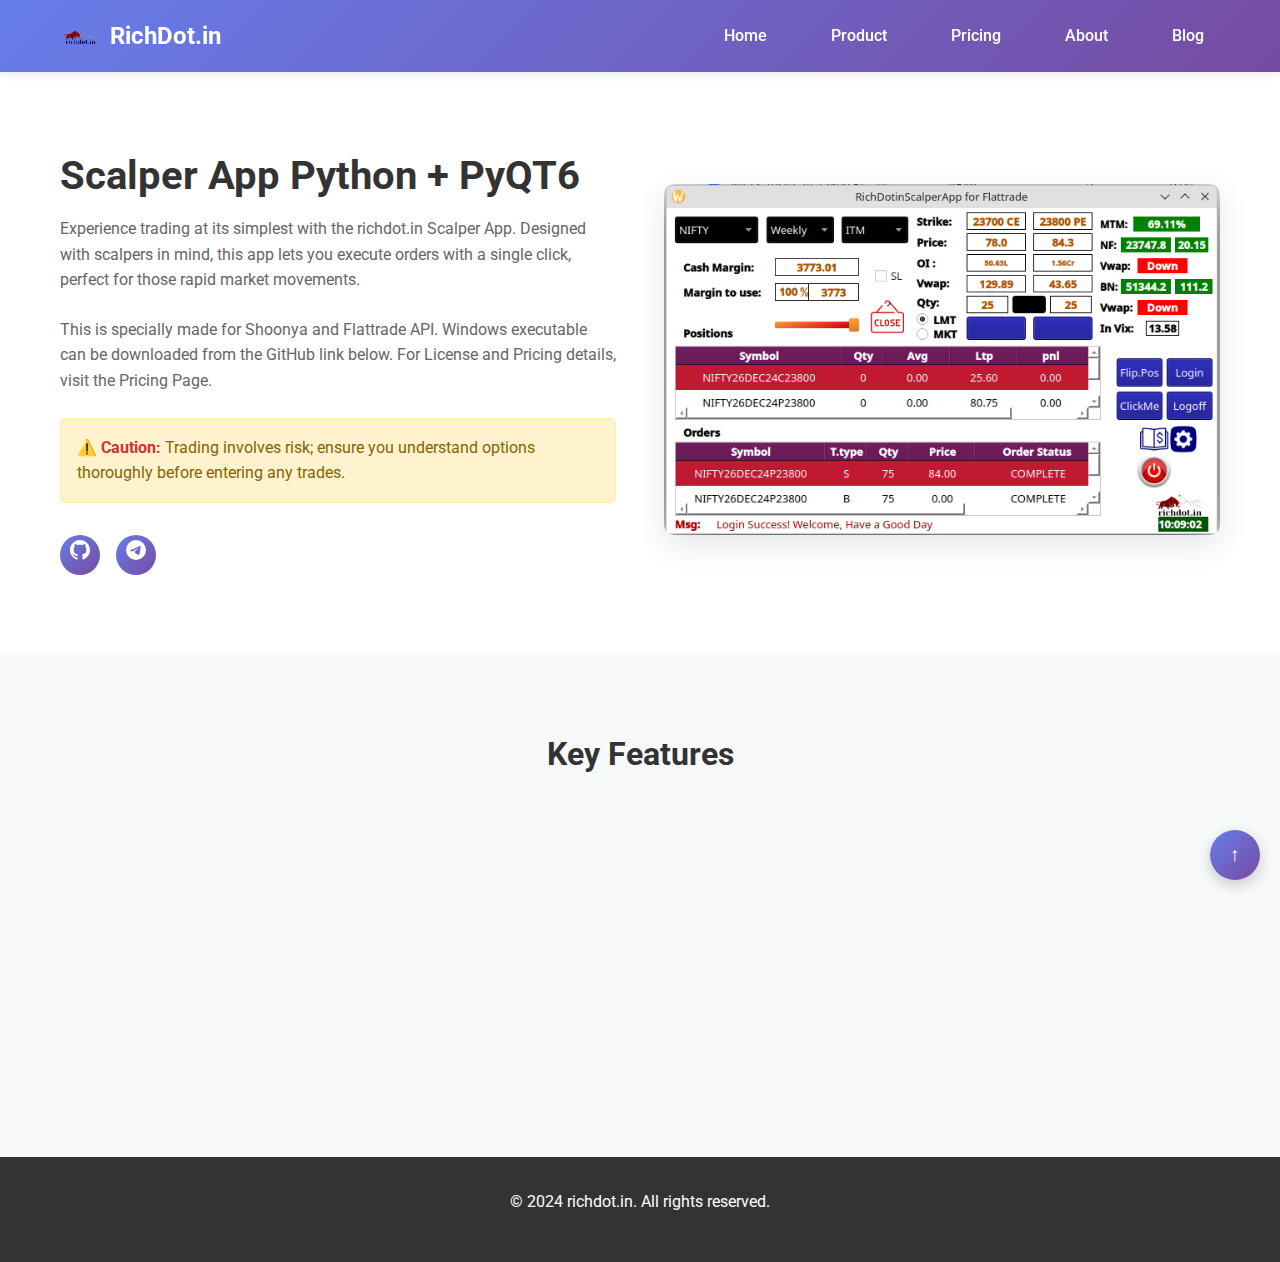
<file: product-optimized.html>
<!DOCTYPE html>
<html lang="en">
<head>
    <meta charset="UTF-8">
    <meta name="viewport" content="width=device-width, initial-scale=1.0">
    <meta name="description" content="RichDot.in Scalper App - Python + PyQT6 trading application for Shoonya and Flattrade brokers. Download from GitHub releases.">
    <meta name="keywords" content="Scalper App, Python, PyQT6, Trading App, Shoonya, Flattrade, F&O Trading, Options Trading">
    <title>Product - RichDot.in Scalper App</title>
    
    <!-- Preload critical resources -->
    <link rel="preload" href="styles.css" as="style">
    <link rel="preload" href="https://fonts.googleapis.com/css2?family=Roboto:wght@300;400;500;700&family=Open+Sans:wght@300;400;600;700&display=swap" as="style">
    
    <!-- Stylesheets -->
    <link rel="stylesheet" href="styles.css">
    <link rel="stylesheet" href="https://fonts.googleapis.com/css2?family=Roboto:wght@300;400;500;700&family=Open+Sans:wght@300;400;600;700&display=swap">
    
    <!-- Favicon -->
    <link rel="icon" type="image/png" href="images/richlogo.png">
    
    <!-- Open Graph Meta Tags -->
    <meta property="og:title" content="Product - RichDot.in Scalper App">
    <meta property="og:description" content="RichDot.in Scalper App - Python + PyQT6 trading application for Shoonya and Flattrade brokers.">
    <meta property="og:image" content="images/appimage.png">
    <meta property="og:url" content="https://richdot.in/Product.html">
    <meta property="og:type" content="website">
</head>
<body>
    <!-- Header -->
    <header class="header">
        <div class="container">
            <div class="header-content">
                <a href="./" class="logo">
                    <img src="images/richlogo.png" alt="RichDot.in Logo">
                    RichDot.in
                </a>
                
                <nav class="nav">
                    <ul class="nav-list">
                        <li><a href="./" class="nav-link">Home</a></li>
                        <li><a href="Product.html" class="nav-link active">Product</a></li>
                        <li><a href="Pricing.html" class="nav-link">Pricing</a></li>
                        <li><a href="About.html" class="nav-link">About</a></li>
                        <li class="nav-dropdown">
                            <a href="#" class="nav-link">Blog</a>
                            <ul class="dropdown-menu">
                                <li><a href="https://blog.richdot.in/" target="_blank" class="nav-link">Personal Blog</a></li>
                                <li><a href="https://shopping-review.richdot.in/" target="_blank" class="nav-link">Shopping Review</a></li>
                            </ul>
                        </li>
                    </ul>
                </nav>
                
                <button class="mobile-menu-toggle" aria-label="Toggle mobile menu">
                    ☰
                </button>
            </div>
            
            <div class="mobile-menu">
                <ul class="mobile-nav-list">
                    <li class="mobile-nav-item"><a href="./" class="mobile-nav-link">Home</a></li>
                    <li class="mobile-nav-item"><a href="Product.html" class="mobile-nav-link active">Product</a></li>
                    <li class="mobile-nav-item"><a href="Pricing.html" class="mobile-nav-link">Pricing</a></li>
                    <li class="mobile-nav-item"><a href="About.html" class="mobile-nav-link">About</a></li>
                    <li class="mobile-nav-item"><a href="https://blog.richdot.in/" target="_blank" class="mobile-nav-link">Personal Blog</a></li>
                    <li class="mobile-nav-item"><a href="https://shopping-review.richdot.in/" target="_blank" class="mobile-nav-link">Shopping Review</a></li>
                </ul>
            </div>
        </div>
    </header>

    <!-- Product Section -->
    <section class="content-section">
        <div class="container">
            <div class="content-grid">
                <div class="content-text">
                    <h1>Scalper App Python + PyQT6</h1>
                    <p>Experience trading at its simplest with the richdot.in Scalper App. Designed with scalpers in mind, this app lets you execute orders with a single click, perfect for those rapid market movements.</p>
                    
                    <p>This is specially made for Shoonya and Flattrade API. Windows executable can be downloaded from the GitHub link below. For License and Pricing details, visit the Pricing Page.</p>
                    
                    <div class="warning-box">
                        <strong>⚠️ Caution:</strong> Trading involves risk; ensure you understand options thoroughly before entering any trades.
                    </div>
                    
                    <div class="social-icons">
                        <a href="https://github.com/suresh-n/RichDotinScalperApp1/releases" target="_blank" class="social-icon" aria-label="Download from GitHub">
                            <svg width="20" height="20" viewBox="0 0 24 24" fill="currentColor">
                                <path d="M12 0c-6.626 0-12 5.373-12 12 0 5.302 3.438 9.8 8.207 11.387.599.111.793-.261.793-.577v-2.234c-3.338.726-4.033-1.416-4.033-1.416-.546-1.387-1.333-1.756-1.333-1.756-1.089-.745.083-.729.083-.729 1.205.084 1.839 1.237 1.839 1.237 1.07 1.834 2.807 1.304 3.492.997.107-.775.418-1.305.762-1.604-2.665-.305-5.467-1.334-5.467-5.931 0-1.311.469-2.381 1.236-3.221-.124-.303-.535-1.524.117-3.176 0 0 1.008-.322 3.301 1.23.957-.266 1.983-.399 3.003-.404 1.02.005 2.047.138 3.006.404 2.291-1.552 3.297-1.23 3.297-1.23.653 1.653.242 2.874.118 3.176.77.84 1.235 1.911 1.235 3.221 0 4.609-2.807 5.624-5.479 5.921.43.372.823 1.102.823 2.222v3.293c0 .319.192.694.801.576 4.765-1.589 8.199-6.086 8.199-11.386 0-6.627-5.373-12-12-12z"/>
                            </svg>
                            <span>Download</span>
                        </a>
                        
                        <a href="https://t.me/+RtOmEfaIn6JmMTg1" target="_blank" class="social-icon" aria-label="Join Telegram Group">
                            <svg width="20" height="20" viewBox="0 0 24 24" fill="currentColor">
                                <path d="M11.944 0A12 12 0 0 0 0 12a12 12 0 0 0 12 12 12 12 0 0 0 12-12A12 12 0 0 0 12 0a12 12 0 0 0-.056 0zm4.962 7.224c.1-.002.321.023.465.14a.506.506 0 0 1 .171.325c.016.093.036.306.02.472-.18 1.898-.962 6.502-1.36 8.627-.168.9-.499 1.201-.82 1.23-.696.065-1.225-.46-1.9-.902-1.056-.693-1.653-1.124-2.678-1.8-1.185-.78-.417-1.21.258-1.91.177-.184 3.247-2.977 3.307-3.23.007-.032.014-.15-.056-.212s-.174-.041-.249-.024c-.106.024-1.793 1.14-5.061 3.345-.48.33-.913.49-1.302.48-.428-.008-1.252-.241-1.865-.44-.752-.245-1.349-.374-1.297-.789.027-.216.325-.437.893-.663 3.498-1.524 5.83-2.529 6.998-3.014 3.332-1.386 4.025-1.627 4.476-1.635z"/>
                            </svg>
                            <span>Telegram</span>
                        </a>
                    </div>
                </div>
                
                <div class="content-image-container">
                    <img src="images/appimage.png" alt="RichDot.in Scalper App Interface" class="content-image">
                </div>
            </div>
        </div>
    </section>

    <!-- Features Section -->
    <section class="features">
        <div class="container">
            <h2 class="text-center">Key Features</h2>
            <div class="features-grid">
                <div class="feature-card fade-in">
                    <h3>🚀 Fast Execution</h3>
                    <p>Execute trades with lightning speed using optimized API calls and efficient order management.</p>
                </div>
                <div class="feature-card fade-in">
                    <h3>⌨️ Keyboard Shortcuts</h3>
                    <p>Use keyboard shortcuts for rapid order placement and position management without mouse clicks.</p>
                </div>
                <div class="feature-card fade-in">
                    <h3>🛡️ Risk Management</h3>
                    <p>Built-in stop loss and risk management features to protect your capital.</p>
                </div>
                <div class="feature-card fade-in">
                    <h3>📊 Real-time Data</h3>
                    <p>Get real-time market data and position updates for informed trading decisions.</p>
                </div>
            </div>
        </div>
    </section>

    <!-- Footer -->
    <footer class="footer">
        <div class="container">
            <p>&copy; 2024 richdot.in. All rights reserved.</p>
        </div>
    </footer>

    <!-- Back to Top Button -->
    <button class="back-to-top" aria-label="Back to top">
        ↑
    </button>

    <!-- JavaScript -->
    <script>
        // Mobile menu toggle
        const mobileMenuToggle = document.querySelector('.mobile-menu-toggle');
        const mobileMenu = document.querySelector('.mobile-menu');
        
        mobileMenuToggle.addEventListener('click', () => {
            mobileMenu.classList.toggle('active');
        });

        // Close mobile menu when clicking on a link
        const mobileNavLinks = document.querySelectorAll('.mobile-nav-link');
        mobileNavLinks.forEach(link => {
            link.addEventListener('click', () => {
                mobileMenu.classList.remove('active');
            });
        });

        // Back to top button
        const backToTopButton = document.querySelector('.back-to-top');
        
        window.addEventListener('scroll', () => {
            if (window.pageYOffset > 300) {
                backToTopButton.style.display = 'flex';
            } else {
                backToTopButton.style.display = 'none';
            }
        });
        
        backToTopButton.addEventListener('click', () => {
            window.scrollTo({
                top: 0,
                behavior: 'smooth'
            });
        });

        // Fade in animation on scroll
        const observerOptions = {
            threshold: 0.1,
            rootMargin: '0px 0px -50px 0px'
        };

        const observer = new IntersectionObserver((entries) => {
            entries.forEach(entry => {
                if (entry.isIntersecting) {
                    entry.target.classList.add('visible');
                }
            });
        }, observerOptions);

        document.querySelectorAll('.fade-in').forEach(el => {
            observer.observe(el);
        });
    </script>

    <!-- Google AdSense -->
    <script async src="https://pagead2.googlesyndication.com/pagead/js/adsbygoogle.js?client=ca-pub-8917480668385925" crossorigin="anonymous"></script>
</body>
</html>
</file>
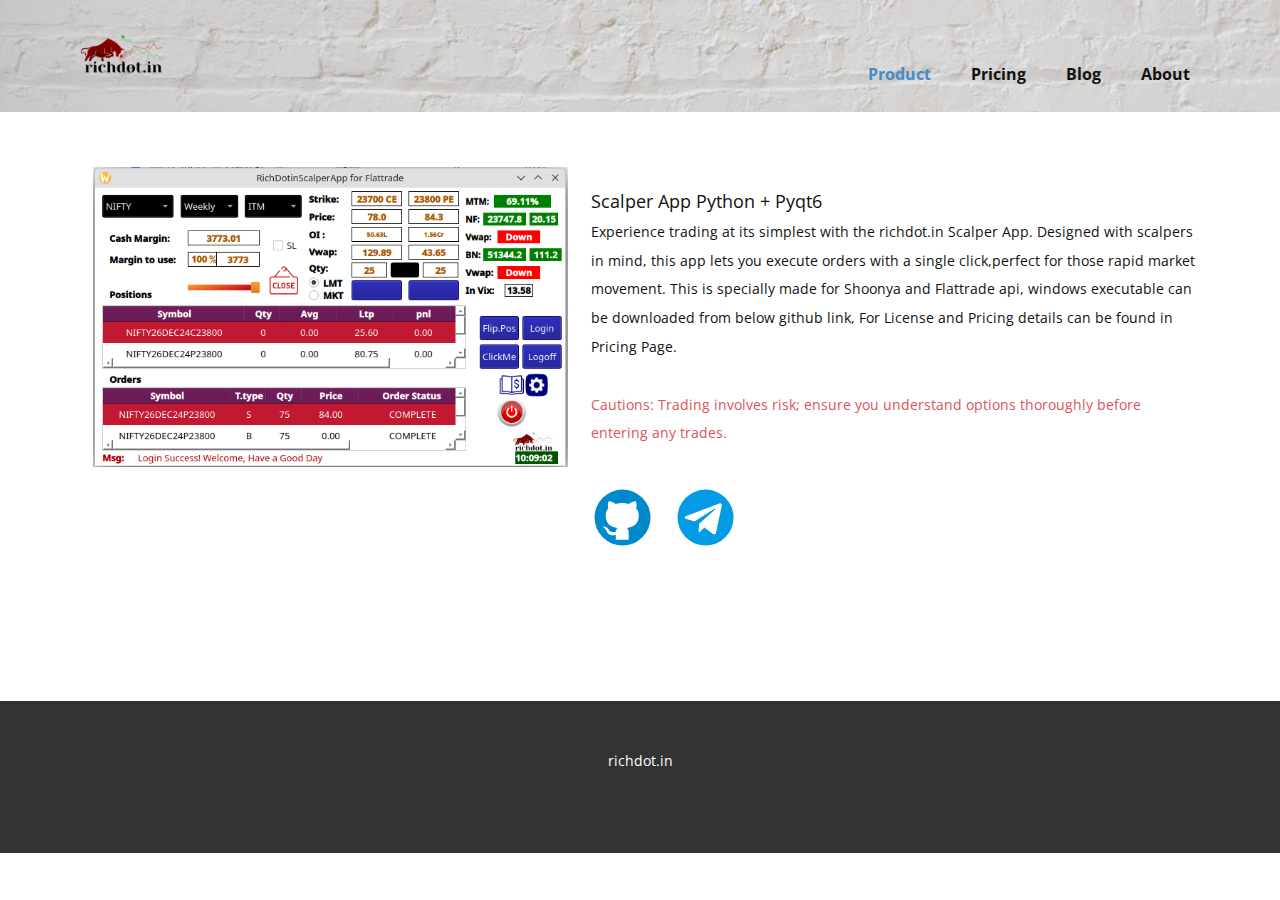
<file: Product.html>
<!DOCTYPE html>
<html style="font-size: 16px;" lang="en"><head>
    <meta name="viewport" content="width=device-width, initial-scale=1.0">
    <meta charset="utf-8">
    <meta name="keywords" content="">
    <meta name="description" content="">
    <title>Product</title>
    <link rel="stylesheet" href="nicepage.css" media="screen">
<link rel="stylesheet" href="Product.css" media="screen">
    <script class="u-script" type="text/javascript" src="jquery.js" defer=""></script>
    <script class="u-script" type="text/javascript" src="nicepage.js" defer=""></script>
    <meta name="generator" content="Nicepage 7.8.18, nicepage.com">
    
    
    
    <link id="u-theme-google-font" rel="stylesheet" href="https://fonts.googleapis.com/css?family=Roboto:100,100i,300,300i,400,400i,500,500i,700,700i,900,900i|Open+Sans:300,300i,400,400i,500,500i,600,600i,700,700i,800,800i">
    <script type="application/ld+json">{
		"@context": "http://schema.org",
		"@type": "Organization",
		"name": "",
		"logo": "images/richlogo.png"
}</script>
    <meta name="theme-color" content="#478ac9">
    <meta property="og:title" content="Product">
    <meta property="og:type" content="website">
  <meta data-intl-tel-input-cdn-path="intlTelInput/"></head>
  <body data-path-to-root="./" data-include-products="false" class="u-body u-xl-mode" data-lang="en"><header class="u-clearfix u-header u-image u-header" id="header" data-animation-name="" data-animation-duration="0" data-animation-delay="0" data-animation-direction="" data-image-width="555" data-image-height="260"><div class="u-clearfix u-sheet u-valign-middle-lg u-valign-middle-md u-valign-middle-sm u-valign-middle-xs u-sheet-1">
        <a href="#" class="u-image u-logo u-image-1" data-image-width="500" data-image-height="500">
          <img src="images/richlogo.png" class="u-logo-image u-logo-image-1">
        </a>
        <nav class="u-menu u-menu-one-level u-offcanvas u-menu-1" role="navigation" aria-label="Menu navigation">
          <div class="menu-collapse" style="font-size: 1rem; letter-spacing: 0px; font-weight: 700;">
            <a class="u-button-style u-custom-left-right-menu-spacing u-custom-padding-bottom u-custom-top-bottom-menu-spacing u-hamburger-link u-nav-link u-text-active-palette-1-base u-text-hover-palette-2-base" href="#" tabindex="-1" aria-label="Open menu" aria-controls="535a">
              <svg class="u-svg-link" viewBox="0 0 24 24"><use xlink:href="#menu-hamburger"></use></svg>
              <svg class="u-svg-content" version="1.1" id="menu-hamburger" viewBox="0 0 16 16" x="0px" y="0px" xmlns:xlink="http://www.w3.org/1999/xlink" xmlns="http://www.w3.org/2000/svg"><g><rect y="1" width="16" height="2"></rect><rect y="7" width="16" height="2"></rect><rect y="13" width="16" height="2"></rect>
</g></svg>
            </a>
          </div>
          <div class="u-custom-menu u-nav-container">
            <ul role="menubar" class="u-nav u-unstyled u-nav-1"><li role="none" class="u-nav-item"><a role="menuitem" class="u-button-style u-nav-link u-text-active-palette-1-base u-text-hover-palette-2-base" href="Product.html" style="padding: 10px 20px;">Product</a>
</li><li role="none" class="u-nav-item"><a role="menuitem" class="u-button-style u-nav-link u-text-active-palette-1-base u-text-hover-palette-2-base" href="Pricing.html" style="padding: 10px 20px;">Pricing</a>
</li><li role="none" class="u-nav-item"><a tabindex="-1" role="menuitem" class="u-button-style u-nav-link u-text-active-palette-1-base u-text-hover-palette-2-base" style="padding: 10px 20px;">Blog</a>
</li><li role="none" class="u-nav-item"><a role="menuitem" class="u-button-style u-nav-link u-text-active-palette-1-base u-text-hover-palette-2-base" href="About.html" style="padding: 10px 20px;">About</a>
</li></ul>
          </div>
          <div class="u-custom-menu u-nav-container-collapse" id="535a" role="region" aria-label="Menu panel">
            <div class="u-black u-container-style u-inner-container-layout u-opacity u-opacity-95 u-sidenav">
              <div class="u-inner-container-layout u-sidenav-overflow">
                <div class="u-menu-close u-menu-close-1" tabindex="-1" aria-label="Close menu"></div>
                <ul class="u-align-center u-nav u-popupmenu-items u-unstyled u-nav-2" role="menubar"><li role="none" class="u-nav-item"><a role="menuitem" class="u-button-style u-nav-link" href="Product.html">Product</a>
</li><li role="none" class="u-nav-item"><a role="menuitem" class="u-button-style u-nav-link" href="Pricing.html">Pricing</a>
</li><li role="none" class="u-nav-item"><a tabindex="-1" role="menuitem" class="u-button-style u-nav-link">Blog</a>
</li><li role="none" class="u-nav-item"><a role="menuitem" class="u-button-style u-nav-link" href="About.html">About</a>
</li></ul>
              </div>
            </div>
            <div class="u-black u-menu-overlay u-opacity u-opacity-70"></div>
          </div>
        </nav>
      </div></header>
    <section class="u-clearfix u-section-1" id="block-3">
      <div class="u-clearfix u-sheet u-valign-middle-lg u-valign-middle-md u-valign-middle-sm u-valign-middle-xs u-sheet-1">
        <img class="u-image u-image-default u-image-1" src="images/appimage.png" alt="" data-image-width="667" data-image-height="421">
        <p class="u-text u-text-1"> Scalper App Python + Pyqt6<br><span style="font-size: 0.875rem;">Experience trading at its simplest with the&nbsp;richdot.in Scalper App. Designed with scalpers in mind, this app lets you execute orders with a single click,perfect for those rapid market movement. This is specially made for&nbsp;Shoonya and Flattrade api,&nbsp;windows executable can be downloaded from below github link,&nbsp;For License and&nbsp;Pricing details can be found in Pricing&nbsp;Page.<br>
            <br><span class="u-text-palette-2-base">Cautions: Trading involves risk; ensure you understand options thoroughly before entering any trades.</span></span>
        </p>
        <div class="u-social-icons u-social-icons-1">
          <a class="u-social-url" target="_blank" data-type="Github" title="Github" href="https://github.com/suresh-n/RichDotinScalperApp1/releases"><span class="u-icon u-social-github u-social-icon u-icon-1"><svg class="u-svg-link" preserveAspectRatio="xMidYMin slice" viewBox="0 0 112 112" style=""><use xlink:href="#svg-fc4c"></use></svg><svg class="u-svg-content" viewBox="0 0 112 112" x="0" y="0" id="svg-fc4c"><circle fill="currentColor" cx="56.1" cy="56.1" r="55"></circle><path fill="#FFFFFF" d="M88,51.3c0-5.5-1.9-10.2-5.3-13.7c0.6-1.3,2.3-6.5-0.5-13.5c0,0-4.2-1.4-14,5.3c-4.1-1.1-8.4-1.7-12.7-1.8
	c-4.3,0-8.7,0.6-12.7,1.8c-9.7-6.6-14-5.3-14-5.3c-2.8,7-1,12.2-0.5,13.5C25,41.2,23,45.7,23,51.3c0,19.6,11.9,23.9,23.3,25.2
	c-1.5,1.3-2.8,3.5-3.2,6.8c-3,1.3-10.2,3.6-14.9-4.3c0,0-2.7-4.9-7.8-5.3c0,0-5-0.1-0.4,3.1c0,0,3.3,1.6,5.6,7.5c0,0,3,9.1,17.2,6
	c0,4.3,0.1,8.3,0.1,9.5h25.2c0-1.7,0.1-7.2,0.1-14c0-4.7-1.7-7.9-3.4-9.4C76,75.2,88,70.9,88,51.3z"></path></svg></span>
          </a>
          <a class="u-social-url" target="_blank" data-type="Telegram" title="Telegram" href="https://t.me/+RtOmEfaIn6JmMTg1"><span class="u-icon u-social-icon u-social-telegram u-icon-2"><svg class="u-svg-link" preserveAspectRatio="xMidYMin slice" viewBox="0 0 112 112" style=""><use xlink:href="#svg-734b"></use></svg><svg class="u-svg-content" viewBox="0 0 112 112" x="0" y="0" id="svg-734b"><circle fill="currentColor" cx="56.1" cy="56.1" r="55"></circle><path fill="#FFFFFF" d="M18.4,53.2l64.7-24.9c3-1.1,5.6,0.7,4.7,5.3l0,0l-11,51.8c-0.8,3.7-3,4.6-6.1,2.8L53.9,75.8l-8.1,7.8
	c-0.9,0.9-1.7,1.6-3.4,1.6l1.2-17l31.1-28c1.4-1.2-0.3-1.9-2.1-0.7L34.2,63.7l-16.6-5.2C14,57.4,14,54.9,18.4,53.2L18.4,53.2z"></path></svg></span>
          </a>
        </div>
      </div>
    </section>
    
    
    
    <footer class="u-align-center u-clearfix u-container-align-center u-footer u-grey-80 u-footer" id="footer"><div class="u-clearfix u-sheet u-sheet-1">
        <p class="u-small-text u-text u-text-variant u-text-1">richdot.in </p>
      </div></footer>
    <section class="u-backlink u-clearfix u-grey-80"></section>
  
</body></html>
</file>
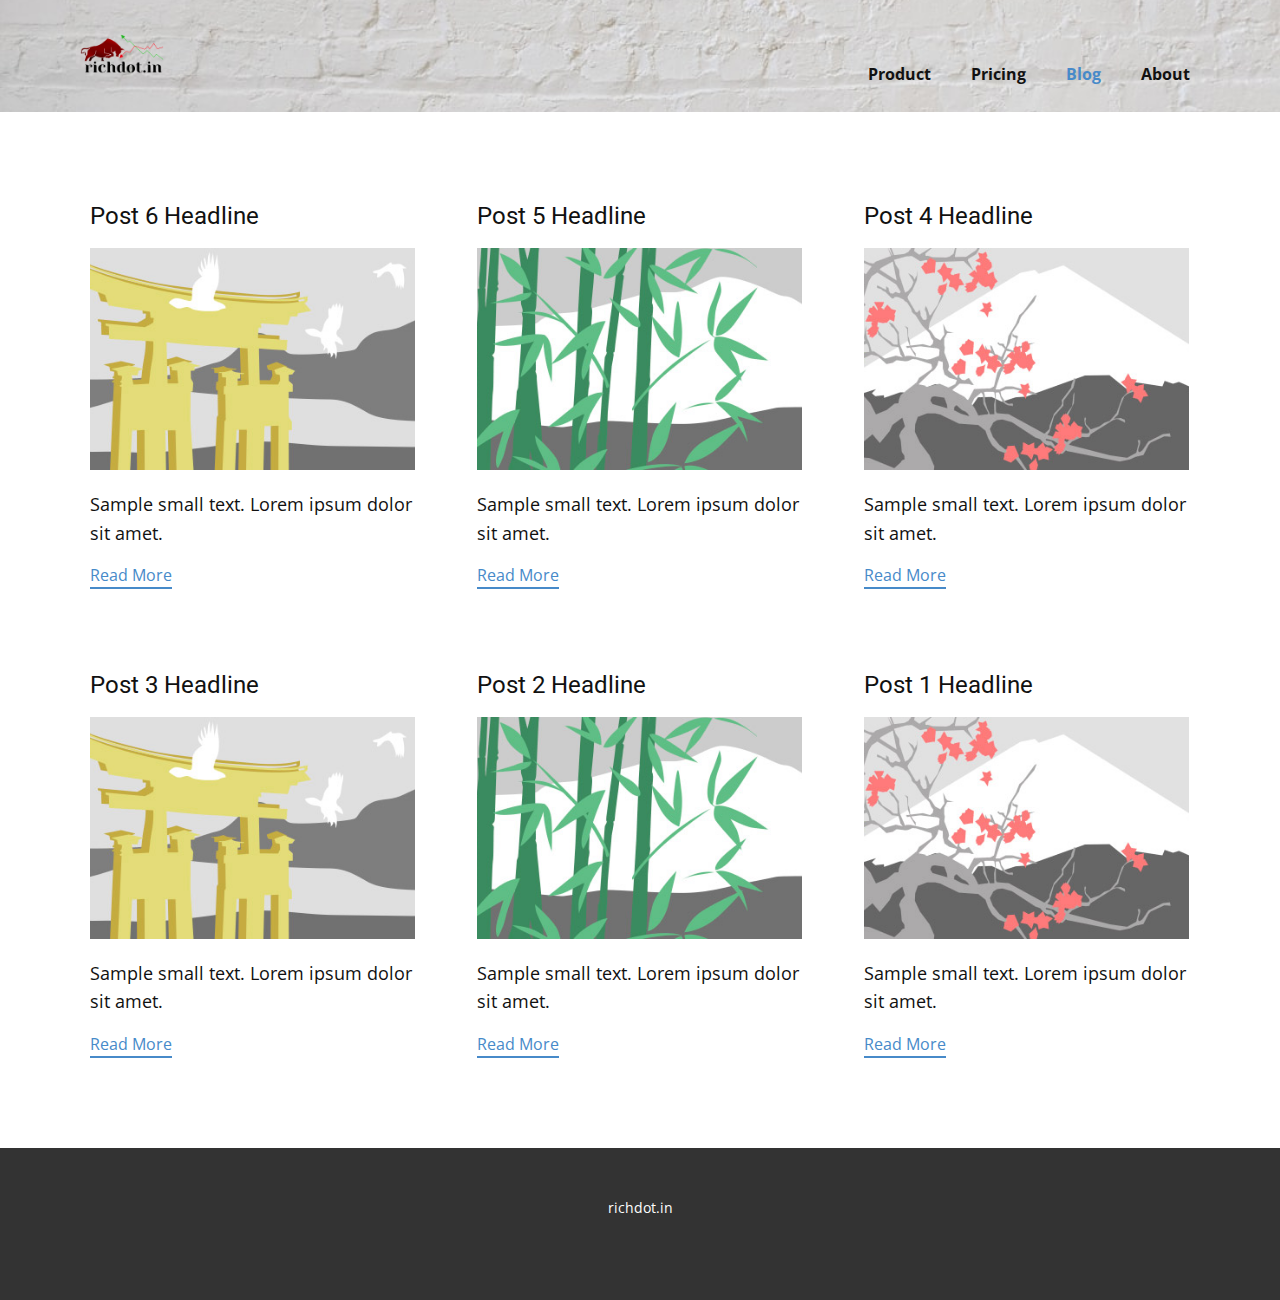
<file: blog/blog.html>
<!DOCTYPE html>
<html style="font-size: 16px;" lang="en"><head>
    <meta name="viewport" content="width=device-width, initial-scale=1.0">
    <meta charset="utf-8">
    <meta name="keywords" content="">
    <meta name="description" content="">
    <title>Blog</title>
    <link rel="stylesheet" href="../nicepage.css" media="screen">
<link rel="stylesheet" href="../Blog-Template.css" media="screen">
    <script class="u-script" type="text/javascript" src="../jquery.js" defer=""></script>
    <script class="u-script" type="text/javascript" src="../nicepage.js" defer=""></script>
    <meta name="generator" content="Nicepage 7.8.18, nicepage.com">
    
    
    
    <link id="u-theme-google-font" rel="stylesheet" href="https://fonts.googleapis.com/css?family=Roboto:100,100i,300,300i,400,400i,500,500i,700,700i,900,900i|Open+Sans:300,300i,400,400i,500,500i,600,600i,700,700i,800,800i">
    <script type="application/ld+json">{
		"@context": "http://schema.org",
		"@type": "Organization",
		"name": "",
		"logo": "images/richlogo.png"
}</script>
    <meta name="theme-color" content="#478ac9">
  <meta data-intl-tel-input-cdn-path="intlTelInput/"></head>
  <body data-path-to-root="../" data-include-products="false" class="u-body u-xl-mode" data-lang="en"><header class="u-clearfix u-header u-image u-header" id="header" data-animation-name="" data-animation-duration="0" data-animation-delay="0" data-animation-direction="" data-image-width="555" data-image-height="260"><div class="u-clearfix u-sheet u-valign-middle-lg u-valign-middle-md u-valign-middle-sm u-valign-middle-xs u-sheet-1">
        <a href="#" class="u-image u-logo u-image-1" data-image-width="500" data-image-height="500">
          <img src="../images/richlogo.png" class="u-logo-image u-logo-image-1">
        </a>
        <nav class="u-menu u-menu-one-level u-offcanvas u-menu-1" role="navigation" aria-label="Menu navigation">
          <div class="menu-collapse" style="font-size: 1rem; letter-spacing: 0px; font-weight: 700;">
            <a class="u-button-style u-custom-left-right-menu-spacing u-custom-padding-bottom u-custom-top-bottom-menu-spacing u-hamburger-link u-nav-link u-text-active-palette-1-base u-text-hover-palette-2-base" href="#" tabindex="-1" aria-label="Open menu" aria-controls="535a">
              <svg class="u-svg-link" viewBox="0 0 24 24"><use xlink:href="#menu-hamburger"></use></svg>
              <svg class="u-svg-content" version="1.1" id="menu-hamburger" viewBox="0 0 16 16" x="0px" y="0px" xmlns:xlink="http://www.w3.org/1999/xlink" xmlns="http://www.w3.org/2000/svg"><g><rect y="1" width="16" height="2"></rect><rect y="7" width="16" height="2"></rect><rect y="13" width="16" height="2"></rect>
</g></svg>
            </a>
          </div>
          <div class="u-custom-menu u-nav-container">
            <ul role="menubar" class="u-nav u-unstyled u-nav-1"><li role="none" class="u-nav-item"><a role="menuitem" class="u-button-style u-nav-link u-text-active-palette-1-base u-text-hover-palette-2-base" href="../Product.html" style="padding: 10px 20px;">Product</a>
</li><li role="none" class="u-nav-item"><a role="menuitem" class="u-button-style u-nav-link u-text-active-palette-1-base u-text-hover-palette-2-base" href="../Pricing.html" style="padding: 10px 20px;">Pricing</a>
</li><li role="none" class="u-nav-item"><a tabindex="-1" role="menuitem" class="u-button-style u-nav-link u-text-active-palette-1-base u-text-hover-palette-2-base" style="padding: 10px 20px;">Blog</a>
</li><li role="none" class="u-nav-item"><a role="menuitem" class="u-button-style u-nav-link u-text-active-palette-1-base u-text-hover-palette-2-base" href="../About.html" style="padding: 10px 20px;">About</a>
</li></ul>
          </div>
          <div class="u-custom-menu u-nav-container-collapse" id="535a" role="region" aria-label="Menu panel">
            <div class="u-black u-container-style u-inner-container-layout u-opacity u-opacity-95 u-sidenav">
              <div class="u-inner-container-layout u-sidenav-overflow">
                <div class="u-menu-close u-menu-close-1" tabindex="-1" aria-label="Close menu"></div>
                <ul class="u-align-center u-nav u-popupmenu-items u-unstyled u-nav-2" role="menubar"><li role="none" class="u-nav-item"><a role="menuitem" class="u-button-style u-nav-link" href="../Product.html">Product</a>
</li><li role="none" class="u-nav-item"><a role="menuitem" class="u-button-style u-nav-link" href="../Pricing.html">Pricing</a>
</li><li role="none" class="u-nav-item"><a tabindex="-1" role="menuitem" class="u-button-style u-nav-link">Blog</a>
</li><li role="none" class="u-nav-item"><a role="menuitem" class="u-button-style u-nav-link" href="../About.html">About</a>
</li></ul>
              </div>
            </div>
            <div class="u-black u-menu-overlay u-opacity u-opacity-70"></div>
          </div>
        </nav>
      </div></header>
    <section class="u-clearfix u-section-1" id="block-1">
      <div class="u-clearfix u-sheet u-valign-middle u-sheet-1"><!--blog--><!--blog_options_json--><!--{"type":"Recent","source":"","tags":"","count":""}--><!--/blog_options_json-->
        <div class="u-blog u-expanded-width u-repeater u-repeater-1" data-blog-id="blog-1"><!--blog_post-->
          <div class="u-blog-post u-container-style u-repeater-item u-white u-repeater-item-1">
            <div class="u-container-layout u-similar-container u-valign-top u-container-layout-1"><!--blog_post_header-->
              <h4 class="u-blog-control u-text u-text-1">
                <a class="u-post-header-link" href="../blog/post-5.html">Post 6 Headline</a>
              </h4><!--/blog_post_header--><!--blog_post_image-->
              <img alt="" class="u-blog-control u-expanded-width u-image u-image-default u-image-1" src="../images/8ad73f3c.jpeg" data-href="../blog/post-5.html"><!--/blog_post_image--><!--blog_post_content-->
              <div class="u-blog-control u-post-content u-text u-text-2 fr-view">Sample small text. Lorem ipsum dolor sit amet.</div><!--/blog_post_content--><!--blog_post_readmore-->
              <a href="../blog/post-5.html" class="u-blog-control u-border-2 u-border-palette-1-base u-btn u-btn-rectangle u-button-style u-none u-btn-1"><!--blog_post_readmore_content--><!--options_json--><!--{"content":"","defaultValue":"Read More"}--><!--/options_json-->Read More<!--/blog_post_readmore_content--></a><!--/blog_post_readmore-->
            </div>
          </div><div class="u-blog-post u-container-style u-repeater-item u-video-cover u-white">
            <div class="u-container-layout u-similar-container u-valign-top u-container-layout-2"><!--blog_post_header-->
              <h4 class="u-blog-control u-text u-text-3">
                <a class="u-post-header-link" href="../blog/post-4.html">Post 5 Headline</a>
              </h4><!--/blog_post_header--><!--blog_post_image-->
              <img alt="" class="u-blog-control u-expanded-width u-image u-image-default u-image-2" src="../images/68f64b9d.jpeg" data-href="../blog/post-4.html"><!--/blog_post_image--><!--blog_post_content-->
              <div class="u-blog-control u-post-content u-text u-text-4 fr-view">Sample small text. Lorem ipsum dolor sit amet.</div><!--/blog_post_content--><!--blog_post_readmore-->
              <a href="../blog/post-4.html" class="u-blog-control u-border-2 u-border-palette-1-base u-btn u-btn-rectangle u-button-style u-none u-btn-2"><!--blog_post_readmore_content--><!--options_json--><!--{"content":"","defaultValue":"Read More"}--><!--/options_json-->Read More<!--/blog_post_readmore_content--></a><!--/blog_post_readmore-->
            </div>
          </div><div class="u-blog-post u-container-style u-repeater-item u-video-cover u-white">
            <div class="u-container-layout u-similar-container u-valign-top u-container-layout-3"><!--blog_post_header-->
              <h4 class="u-blog-control u-text u-text-5">
                <a class="u-post-header-link" href="../blog/post-3.html">Post 4 Headline</a>
              </h4><!--/blog_post_header--><!--blog_post_image-->
              <img alt="" class="u-blog-control u-expanded-width u-image u-image-default u-image-3" src="../images/0fd3416c.jpeg" data-href="../blog/post-3.html"><!--/blog_post_image--><!--blog_post_content-->
              <div class="u-blog-control u-post-content u-text u-text-6 fr-view">Sample small text. Lorem ipsum dolor sit amet.</div><!--/blog_post_content--><!--blog_post_readmore-->
              <a href="../blog/post-3.html" class="u-blog-control u-border-2 u-border-palette-1-base u-btn u-btn-rectangle u-button-style u-none u-btn-3"><!--blog_post_readmore_content--><!--options_json--><!--{"content":"","defaultValue":"Read More"}--><!--/options_json-->Read More<!--/blog_post_readmore_content--></a><!--/blog_post_readmore-->
            </div>
          </div><div class="u-blog-post u-container-style u-repeater-item u-white u-repeater-item-1">
            <div class="u-container-layout u-similar-container u-valign-top u-container-layout-1"><!--blog_post_header-->
              <h4 class="u-blog-control u-text u-text-1">
                <a class="u-post-header-link" href="../blog/post-2.html">Post 3 Headline</a>
              </h4><!--/blog_post_header--><!--blog_post_image-->
              <img alt="" class="u-blog-control u-expanded-width u-image u-image-default u-image-1" src="../images/8ad73f3c.jpeg" data-href="../blog/post-2.html"><!--/blog_post_image--><!--blog_post_content-->
              <div class="u-blog-control u-post-content u-text u-text-2 fr-view">Sample small text. Lorem ipsum dolor sit amet.</div><!--/blog_post_content--><!--blog_post_readmore-->
              <a href="../blog/post-2.html" class="u-blog-control u-border-2 u-border-palette-1-base u-btn u-btn-rectangle u-button-style u-none u-btn-1"><!--blog_post_readmore_content--><!--options_json--><!--{"content":"","defaultValue":"Read More"}--><!--/options_json-->Read More<!--/blog_post_readmore_content--></a><!--/blog_post_readmore-->
            </div>
          </div><div class="u-blog-post u-container-style u-repeater-item u-video-cover u-white">
            <div class="u-container-layout u-similar-container u-valign-top u-container-layout-2"><!--blog_post_header-->
              <h4 class="u-blog-control u-text u-text-3">
                <a class="u-post-header-link" href="../blog/post-1.html">Post 2 Headline</a>
              </h4><!--/blog_post_header--><!--blog_post_image-->
              <img alt="" class="u-blog-control u-expanded-width u-image u-image-default u-image-2" src="../images/68f64b9d.jpeg" data-href="../blog/post-1.html"><!--/blog_post_image--><!--blog_post_content-->
              <div class="u-blog-control u-post-content u-text u-text-4 fr-view">Sample small text. Lorem ipsum dolor sit amet.</div><!--/blog_post_content--><!--blog_post_readmore-->
              <a href="../blog/post-1.html" class="u-blog-control u-border-2 u-border-palette-1-base u-btn u-btn-rectangle u-button-style u-none u-btn-2"><!--blog_post_readmore_content--><!--options_json--><!--{"content":"","defaultValue":"Read More"}--><!--/options_json-->Read More<!--/blog_post_readmore_content--></a><!--/blog_post_readmore-->
            </div>
          </div><div class="u-blog-post u-container-style u-repeater-item u-video-cover u-white">
            <div class="u-container-layout u-similar-container u-valign-top u-container-layout-3"><!--blog_post_header-->
              <h4 class="u-blog-control u-text u-text-5">
                <a class="u-post-header-link" href="../blog/post.html">Post 1 Headline</a>
              </h4><!--/blog_post_header--><!--blog_post_image-->
              <img alt="" class="u-blog-control u-expanded-width u-image u-image-default u-image-3" src="../images/0fd3416c.jpeg" data-href="../blog/post.html"><!--/blog_post_image--><!--blog_post_content-->
              <div class="u-blog-control u-post-content u-text u-text-6 fr-view">Sample small text. Lorem ipsum dolor sit amet.</div><!--/blog_post_content--><!--blog_post_readmore-->
              <a href="../blog/post.html" class="u-blog-control u-border-2 u-border-palette-1-base u-btn u-btn-rectangle u-button-style u-none u-btn-3"><!--blog_post_readmore_content--><!--options_json--><!--{"content":"","defaultValue":"Read More"}--><!--/options_json-->Read More<!--/blog_post_readmore_content--></a><!--/blog_post_readmore-->
            </div>
          </div><!--/blog_post--><!--blog_post-->
          <!--/blog_post--><!--blog_post-->
          <!--/blog_post-->
        </div><!--/blog-->
      </div>
    </section>
    
    
    
    <footer class="u-align-center u-clearfix u-container-align-center u-footer u-grey-80 u-footer" id="footer"><div class="u-clearfix u-sheet u-sheet-1">
        <p class="u-small-text u-text u-text-variant u-text-1">richdot.in </p>
      </div></footer>
    <section class="u-backlink u-clearfix u-grey-80"></section>
  
</body></html>
</file>
<file: styles.css>
/* RichDot.in - Optimized Responsive Styles */

/* CSS Reset and Base Styles */
* {
    margin: 0;
    padding: 0;
    box-sizing: border-box;
}

html {
    font-size: 16px;
    scroll-behavior: smooth;
}

body {
    font-family: 'Roboto', 'Open Sans', -apple-system, BlinkMacSystemFont, 'Segoe UI', sans-serif;
    line-height: 1.6;
    color: #333;
    background-color: #fff;
    overflow-x: hidden;
}

/* Container and Layout */
.container {
    max-width: 1200px;
    margin: 0 auto;
    padding: 0 20px;
}

.section {
    padding: 60px 0;
}

/* Typography */
h1, h2, h3, h4, h5, h6 {
    font-weight: 700;
    line-height: 1.2;
    margin-bottom: 1rem;
}

h1 { font-size: 2.5rem; }
h2 { font-size: 2rem; }
h3 { font-size: 1.75rem; }
h4 { font-size: 1.5rem; }
h5 { font-size: 1.25rem; }
h6 { font-size: 1rem; }

p {
    margin-bottom: 1rem;
    font-size: 1rem;
}

.text-center { text-align: center; }
.text-left { text-align: left; }
.text-right { text-align: right; }

/* Header and Navigation */
.header {
    background: linear-gradient(135deg, #667eea 0%, #764ba2 100%);
    color: white;
    padding: 1rem 0;
    position: sticky;
    top: 0;
    z-index: 1000;
    box-shadow: 0 2px 10px rgba(0,0,0,0.1);
}

.header-content {
    display: flex;
    justify-content: space-between;
    align-items: center;
    flex-wrap: wrap;
}

.logo {
    display: flex;
    align-items: center;
    text-decoration: none;
    color: white;
    font-weight: 700;
    font-size: 1.5rem;
}

.logo img {
    height: 40px;
    width: auto;
    margin-right: 10px;
}

.nav {
    display: flex;
    align-items: center;
}

.nav-list {
    display: flex;
    list-style: none;
    margin: 0;
    padding: 0;
    gap: 2rem;
}

.nav-link {
    color: white;
    text-decoration: none;
    font-weight: 500;
    padding: 0.5rem 1rem;
    border-radius: 5px;
    transition: all 0.3s ease;
}

.nav-link:hover {
    background-color: rgba(255,255,255,0.1);
    transform: translateY(-2px);
}

/* Mobile Menu */
.mobile-menu-toggle {
    display: none;
    background: none;
    border: none;
    color: white;
    font-size: 1.5rem;
    cursor: pointer;
    padding: 0.5rem;
}

.mobile-menu {
    display: none;
    position: absolute;
    top: 100%;
    left: 0;
    right: 0;
    background: linear-gradient(135deg, #667eea 0%, #764ba2 100%);
    box-shadow: 0 5px 15px rgba(0,0,0,0.2);
}

.mobile-menu.active {
    display: block;
}

.mobile-nav-list {
    list-style: none;
    padding: 1rem 0;
}

.mobile-nav-item {
    border-bottom: 1px solid rgba(255,255,255,0.1);
}

.mobile-nav-link {
    display: block;
    color: white;
    text-decoration: none;
    padding: 1rem 2rem;
    transition: background-color 0.3s ease;
}

.mobile-nav-link:hover {
    background-color: rgba(255,255,255,0.1);
}

/* Hero Section */
.hero {
    background: linear-gradient(135deg, #667eea 0%, #764ba2 100%);
    color: white;
    padding: 100px 0;
    text-align: center;
}

.hero h1 {
    font-size: 3rem;
    margin-bottom: 1rem;
    font-weight: 700;
}

.hero p {
    font-size: 1.25rem;
    margin-bottom: 2rem;
    opacity: 0.9;
}

.hero-image {
    max-width: 100%;
    height: auto;
    margin: 2rem auto;
    border-radius: 10px;
    box-shadow: 0 10px 30px rgba(0,0,0,0.3);
}

/* Features Grid */
.features {
    padding: 80px 0;
    background-color: #f8f9fa;
}

.features-grid {
    display: grid;
    grid-template-columns: repeat(auto-fit, minmax(250px, 1fr));
    gap: 2rem;
    margin-top: 3rem;
}

.feature-card {
    background: white;
    padding: 2rem;
    border-radius: 10px;
    text-align: center;
    box-shadow: 0 5px 15px rgba(0,0,0,0.1);
    transition: transform 0.3s ease, box-shadow 0.3s ease;
    position: relative;
    overflow: hidden;
}

.feature-card::before {
    content: '';
    position: absolute;
    top: 0;
    left: 0;
    right: 0;
    height: 4px;
    background: linear-gradient(135deg, #667eea 0%, #764ba2 100%);
}

.feature-card:hover {
    transform: translateY(-5px);
    box-shadow: 0 15px 30px rgba(0,0,0,0.15);
}

.feature-card h3 {
    color: #333;
    margin-bottom: 1rem;
}

.feature-card p {
    color: #666;
    font-size: 0.9rem;
}

/* Content Sections */
.content-section {
    padding: 80px 0;
}

.content-grid {
    display: grid;
    grid-template-columns: 1fr 1fr;
    gap: 3rem;
    align-items: center;
}

.content-text h2 {
    color: #333;
    margin-bottom: 1.5rem;
}

.content-text p {
    color: #666;
    margin-bottom: 1.5rem;
}

.content-image {
    width: 100%;
    height: auto;
    border-radius: 10px;
    box-shadow: 0 10px 30px rgba(0,0,0,0.1);
}

/* Pricing Section */
.pricing {
    padding: 80px 0;
    background: linear-gradient(135deg, #667eea 0%, #764ba2 100%);
    color: white;
}

.pricing-grid {
    display: grid;
    grid-template-columns: repeat(auto-fit, minmax(300px, 1fr));
    gap: 2rem;
    margin-top: 3rem;
}

.pricing-card {
    background: white;
    color: #333;
    padding: 2rem;
    border-radius: 10px;
    text-align: center;
    box-shadow: 0 10px 30px rgba(0,0,0,0.2);
    transition: transform 0.3s ease;
}

.pricing-card:hover {
    transform: translateY(-5px);
}

.pricing-intro {
    font-size: 1.1rem;
    margin-bottom: 3rem;
    opacity: 0.9;
}

.pricing-header {
    text-align: center;
    margin-bottom: 2rem;
}

.pricing-header h3 {
    color: #667eea;
    margin-bottom: 1rem;
    font-size: 1.5rem;
}

.price {
    font-size: 3rem;
    font-weight: 700;
    color: #333;
    margin: 1rem 0;
}

.price-period {
    color: #666;
    font-size: 1rem;
    margin-bottom: 0.5rem;
}

.savings {
    background: #28a745;
    color: white;
    padding: 0.25rem 0.75rem;
    border-radius: 20px;
    font-size: 0.8rem;
    font-weight: 600;
    display: inline-block;
    margin-top: 0.5rem;
}

.pricing-features {
    list-style: none;
    margin: 2rem 0;
    padding: 0;
}

.pricing-features li {
    padding: 0.75rem 0;
    border-bottom: 1px solid #eee;
    font-size: 0.95rem;
}

.pricing-features li:last-child {
    border-bottom: none;
}

.pricing-button {
    width: 100%;
    padding: 1rem 2rem;
    background: linear-gradient(135deg, #667eea 0%, #764ba2 100%);
    color: white;
    border: none;
    border-radius: 5px;
    font-size: 1.1rem;
    font-weight: 600;
    cursor: pointer;
    transition: all 0.3s ease;
    margin-top: 1rem;
}

.pricing-button:hover {
    transform: translateY(-2px);
    box-shadow: 0 5px 15px rgba(102, 126, 234, 0.4);
}

.pricing-button.primary {
    background: linear-gradient(135deg, #28a745 0%, #20c997 100%);
}

.pricing-button.primary:hover {
    box-shadow: 0 5px 15px rgba(40, 167, 69, 0.4);
}

.pricing-card.featured {
    border: 2px solid #667eea;
    transform: scale(1.05);
}

.pricing-card.featured:hover {
    transform: scale(1.05) translateY(-5px);
}

.pricing-badge {
    position: absolute;
    top: -10px;
    left: 50%;
    transform: translateX(-50%);
    background: linear-gradient(135deg, #667eea 0%, #764ba2 100%);
    color: white;
    padding: 0.5rem 1.5rem;
    border-radius: 20px;
    font-size: 0.8rem;
    font-weight: 600;
}

.pricing-note {
    text-align: center;
    margin-top: 3rem;
    padding: 1.5rem;
    background: rgba(255,255,255,0.1);
    border-radius: 10px;
    color: white;
}

/* Contact Section */
.contact-intro {
    font-size: 1.1rem;
    margin-bottom: 3rem;
    color: #666;
}

.contact-grid {
    display: grid;
    grid-template-columns: 1fr 1fr;
    gap: 3rem;
    margin-top: 3rem;
}

.contact-methods {
    margin-top: 2rem;
}

.contact-method {
    display: flex;
    align-items: flex-start;
    gap: 1rem;
    margin-bottom: 2rem;
    padding: 1.5rem;
    background: #f8f9fa;
    border-radius: 10px;
    transition: transform 0.3s ease;
}

.contact-method:hover {
    transform: translateY(-2px);
    box-shadow: 0 5px 15px rgba(0,0,0,0.1);
}

.contact-icon {
    font-size: 2rem;
    min-width: 60px;
    text-align: center;
}

.contact-details h3 {
    margin-bottom: 0.5rem;
    color: #333;
}

.contact-details p {
    color: #666;
    margin-bottom: 0.5rem;
    font-size: 0.9rem;
}

.contact-link {
    color: #667eea;
    text-decoration: none;
    font-weight: 500;
    transition: color 0.3s ease;
}

.contact-link:hover {
    color: #764ba2;
}

.contact-form {
    background: #f8f9fa;
    padding: 2rem;
    border-radius: 10px;
    box-shadow: 0 5px 15px rgba(0,0,0,0.1);
}

.contact-form h3 {
    margin-bottom: 1.5rem;
    color: #333;
    text-align: center;
}

.form-group {
    margin-bottom: 1.5rem;
}

.form-group label {
    display: block;
    margin-bottom: 0.5rem;
    font-weight: 500;
    color: #333;
}

.form-group input,
.form-group select,
.form-group textarea {
    width: 100%;
    padding: 0.75rem;
    border: 1px solid #ddd;
    border-radius: 5px;
    font-size: 1rem;
    transition: border-color 0.3s ease;
}

.form-group input:focus,
.form-group select:focus,
.form-group textarea:focus {
    outline: none;
    border-color: #667eea;
    box-shadow: 0 0 0 2px rgba(102, 126, 234, 0.2);
}

.submit-button {
    width: 100%;
    padding: 1rem 2rem;
    background: linear-gradient(135deg, #667eea 0%, #764ba2 100%);
    color: white;
    border: none;
    border-radius: 5px;
    font-size: 1.1rem;
    font-weight: 600;
    cursor: pointer;
    transition: all 0.3s ease;
}

.submit-button:hover {
    transform: translateY(-2px);
    box-shadow: 0 5px 15px rgba(102, 126, 234, 0.4);
}

.pricing-card h3 {
    color: #667eea;
    margin-bottom: 1rem;
}

.pricing-card .price {
    font-size: 3rem;
    font-weight: 700;
    color: #333;
    margin: 1rem 0;
}

.pricing-card ul {
    list-style: none;
    margin: 2rem 0;
}

.pricing-card li {
    padding: 0.5rem 0;
    border-bottom: 1px solid #eee;
}

/* About Section */
.about {
    padding: 80px 0;
}

.about-content {
    display: grid;
    grid-template-columns: 200px 1fr;
    gap: 3rem;
    align-items: start;
}

.about-image {
    width: 100%;
    height: auto;
    border-radius: 50%;
    box-shadow: 0 10px 30px rgba(0,0,0,0.1);
}

.social-icons {
    display: flex;
    gap: 1rem;
    margin-top: 2rem;
}

.social-icon {
    display: inline-block;
    width: 40px;
    height: 40px;
    border-radius: 50%;
    background: linear-gradient(135deg, #667eea 0%, #764ba2 100%);
    color: white;
    text-align: center;
    line-height: 40px;
    text-decoration: none;
    transition: transform 0.3s ease;
}

.social-icon:hover {
    transform: scale(1.1);
}

.social-icon span {
    margin-left: 0.5rem;
    font-size: 0.9rem;
}

/* Warning Box */
.warning-box {
    background-color: #fff3cd;
    border: 1px solid #ffeaa7;
    border-radius: 5px;
    padding: 1rem;
    margin: 1.5rem 0;
    color: #856404;
}

.warning-box strong {
    color: #d63031;
}

/* Video Section */
.video-container {
    position: relative;
    width: 100%;
    height: 0;
    padding-bottom: 56.25%; /* 16:9 aspect ratio */
    margin: 2rem 0;
}

.video-container iframe {
    position: absolute;
    top: 0;
    left: 0;
    width: 100%;
    height: 100%;
    border-radius: 10px;
}

/* Broker Logos */
.broker-logos {
    display: flex;
    gap: 1rem;
    margin: 1rem 0;
    flex-wrap: wrap;
}

.broker-logo {
    height: 60px;
    width: auto;
    border-radius: 8px;
    box-shadow: 0 2px 8px rgba(0,0,0,0.1);
    transition: transform 0.3s ease;
}

.broker-logo:hover {
    transform: scale(1.05);
}

/* Dropdown Menu */
.nav-dropdown {
    position: relative;
}

.dropdown-menu {
    position: absolute;
    top: 100%;
    left: 0;
    background: white;
    min-width: 200px;
    box-shadow: 0 5px 15px rgba(0,0,0,0.2);
    border-radius: 5px;
    opacity: 0;
    visibility: hidden;
    transform: translateY(-10px);
    transition: all 0.3s ease;
    z-index: 1000;
}

.nav-dropdown:hover .dropdown-menu {
    opacity: 1;
    visibility: visible;
    transform: translateY(0);
}

.dropdown-menu .nav-link {
    color: #333;
    display: block;
    padding: 0.75rem 1rem;
    border-bottom: 1px solid #eee;
}

.dropdown-menu .nav-link:hover {
    background-color: #f8f9fa;
    color: #667eea;
}

/* Footer */
.footer {
    background-color: #333;
    color: white;
    text-align: center;
    padding: 2rem 0;
}

/* Back to Top Button */
.back-to-top {
    position: fixed;
    bottom: 20px;
    right: 20px;
    width: 50px;
    height: 50px;
    background: linear-gradient(135deg, #667eea 0%, #764ba2 100%);
    color: white;
    border: none;
    border-radius: 50%;
    cursor: pointer;
    display: flex;
    align-items: center;
    justify-content: center;
    font-size: 1.2rem;
    box-shadow: 0 5px 15px rgba(0,0,0,0.2);
    transition: all 0.3s ease;
    z-index: 1000;
}

.back-to-top:hover {
    transform: translateY(-3px);
    box-shadow: 0 8px 20px rgba(0,0,0,0.3);
}

/* Responsive Design */
@media (max-width: 768px) {
    .container {
        padding: 0 15px;
    }
    
    .section {
        padding: 40px 0;
    }
    
    h1 { font-size: 2rem; }
    h2 { font-size: 1.75rem; }
    h3 { font-size: 1.5rem; }
    
    .hero h1 {
        font-size: 2.5rem;
    }
    
    .hero p {
        font-size: 1.1rem;
    }
    
    .header-content {
        flex-direction: column;
        gap: 1rem;
    }
    
    .nav {
        display: none;
    }
    
    .mobile-menu-toggle {
        display: block;
    }
    
    .content-grid {
        grid-template-columns: 1fr;
        gap: 2rem;
    }
    
    .about-content {
        grid-template-columns: 1fr;
        text-align: center;
    }
    
    .features-grid {
        grid-template-columns: 1fr;
    }
    
    .pricing-grid {
        grid-template-columns: 1fr;
    }
    
    .contact-grid {
        grid-template-columns: 1fr;
        gap: 2rem;
    }
    
    .nav-list {
        flex-direction: column;
        gap: 0;
    }
}

@media (max-width: 480px) {
    .hero {
        padding: 60px 0;
    }
    
    .hero h1 {
        font-size: 2rem;
    }
    
    .hero p {
        font-size: 1rem;
    }
    
    .feature-card,
    .pricing-card {
        padding: 1.5rem;
    }
    
    .section {
        padding: 30px 0;
    }
}

/* Utility Classes */
.mb-1 { margin-bottom: 0.5rem; }
.mb-2 { margin-bottom: 1rem; }
.mb-3 { margin-bottom: 1.5rem; }
.mb-4 { margin-bottom: 2rem; }

.mt-1 { margin-top: 0.5rem; }
.mt-2 { margin-top: 1rem; }
.mt-3 { margin-top: 1.5rem; }
.mt-4 { margin-top: 2rem; }

.hidden { display: none; }
.visible { display: block; }

/* Animation Classes */
.fade-in {
    opacity: 0;
    transform: translateY(30px);
    transition: all 0.6s ease;
}

.fade-in.visible {
    opacity: 1;
    transform: translateY(0);
}

/* Loading Animation */
.loading {
    display: inline-block;
    width: 20px;
    height: 20px;
    border: 3px solid #f3f3f3;
    border-top: 3px solid #667eea;
    border-radius: 50%;
    animation: spin 1s linear infinite;
}

@keyframes spin {
    0% { transform: rotate(0deg); }
    100% { transform: rotate(360deg); }
}
</file>
